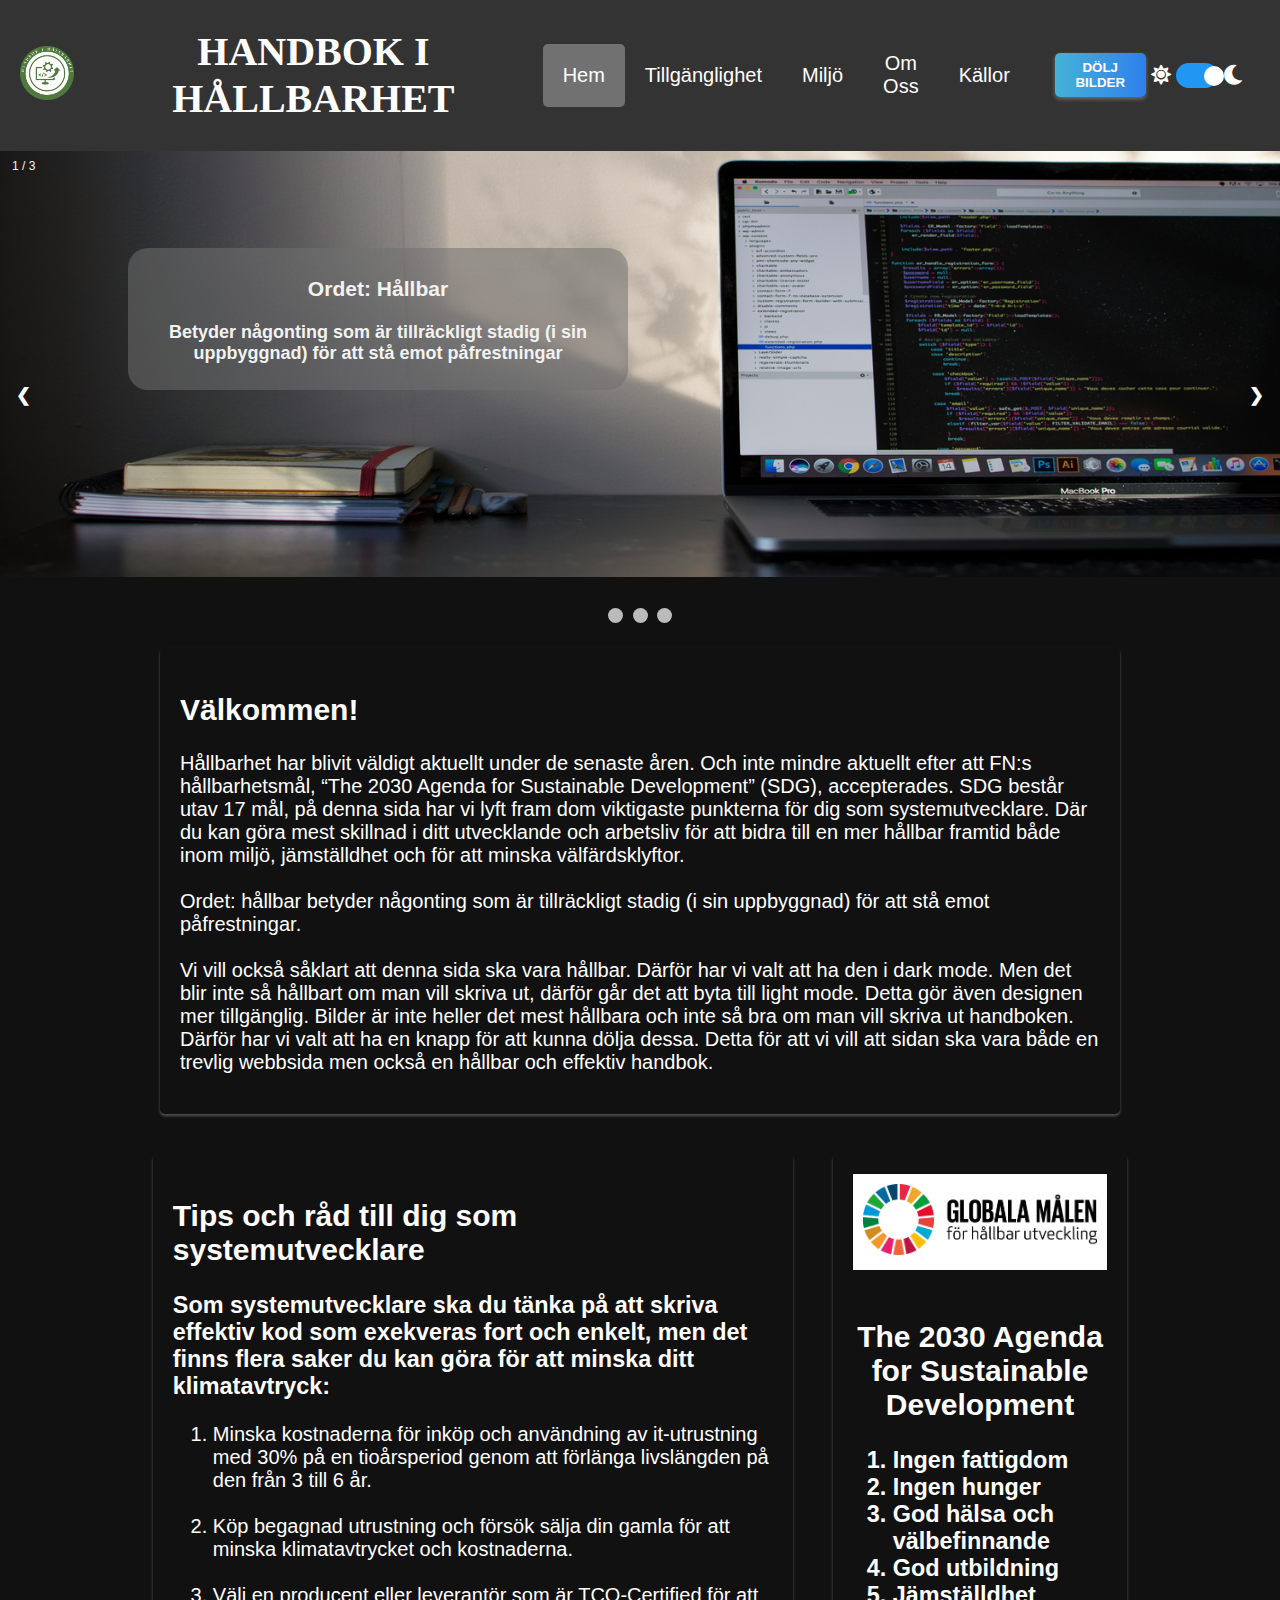
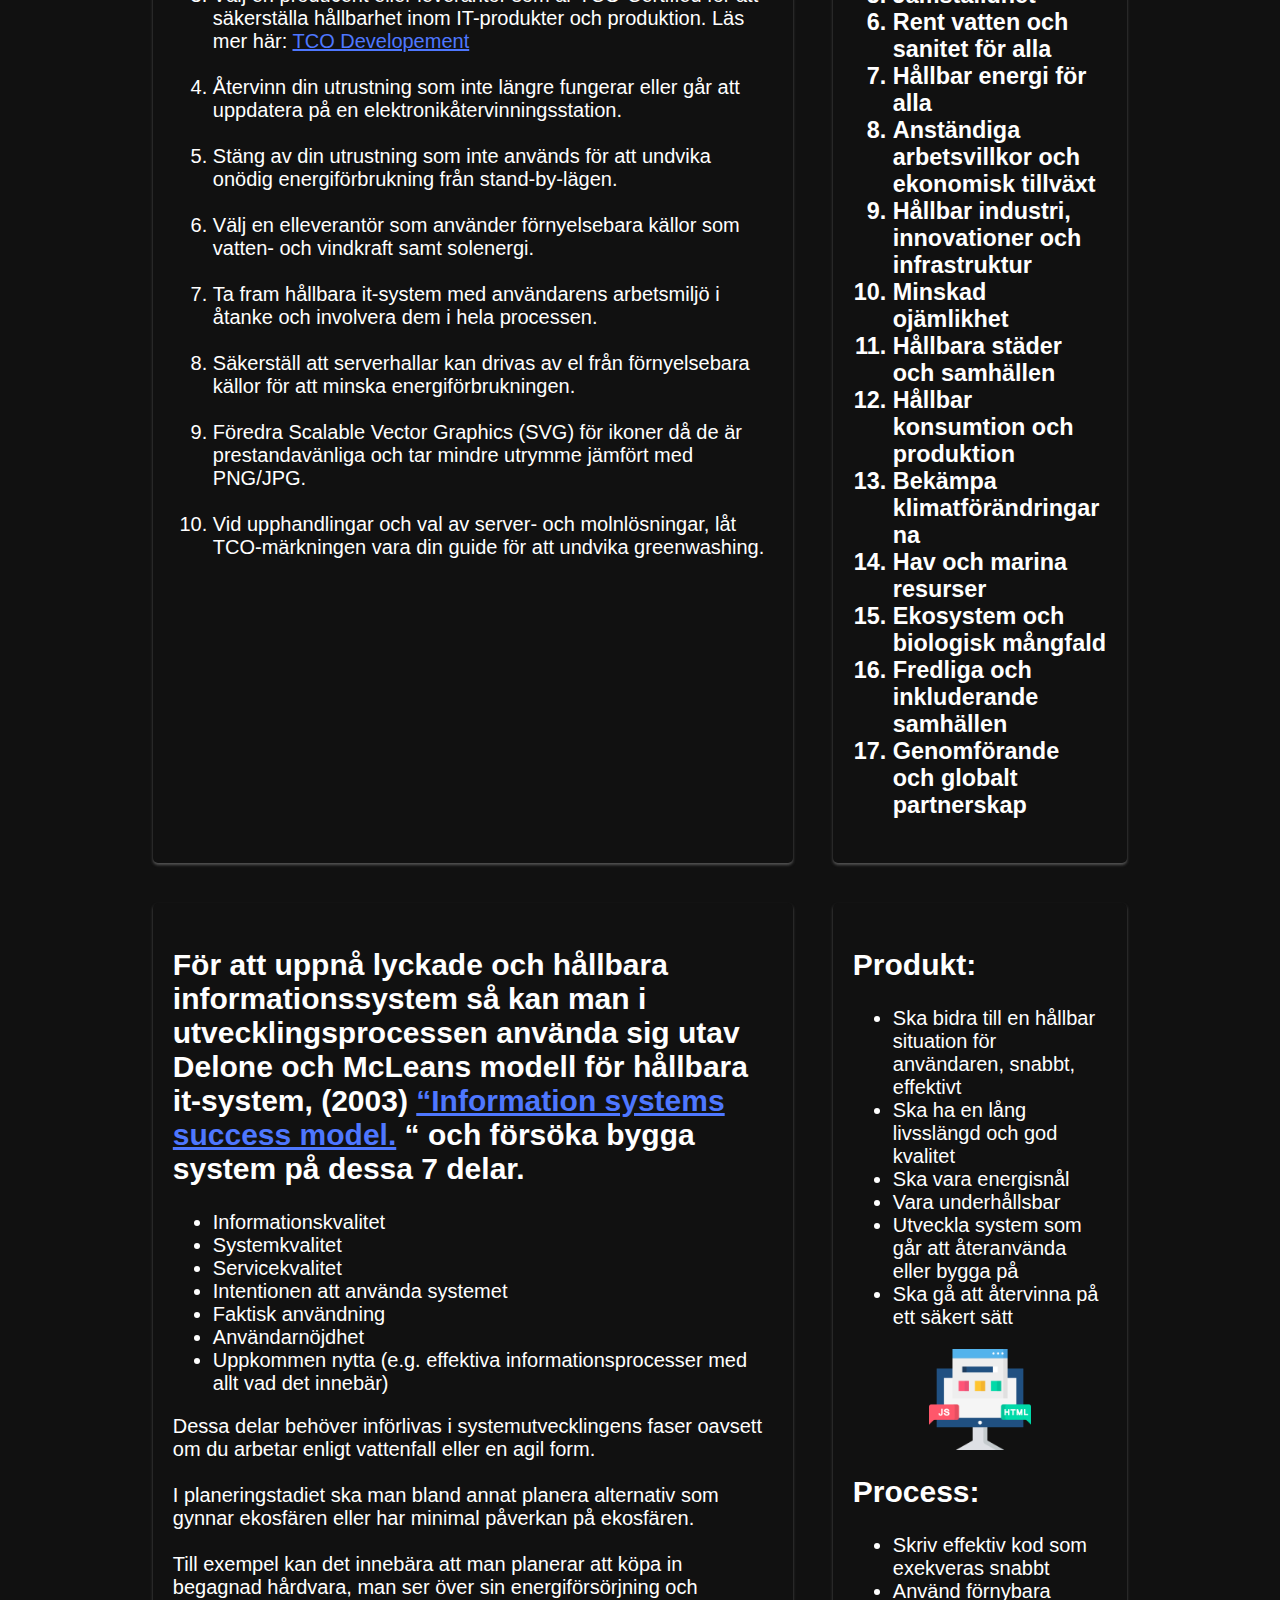
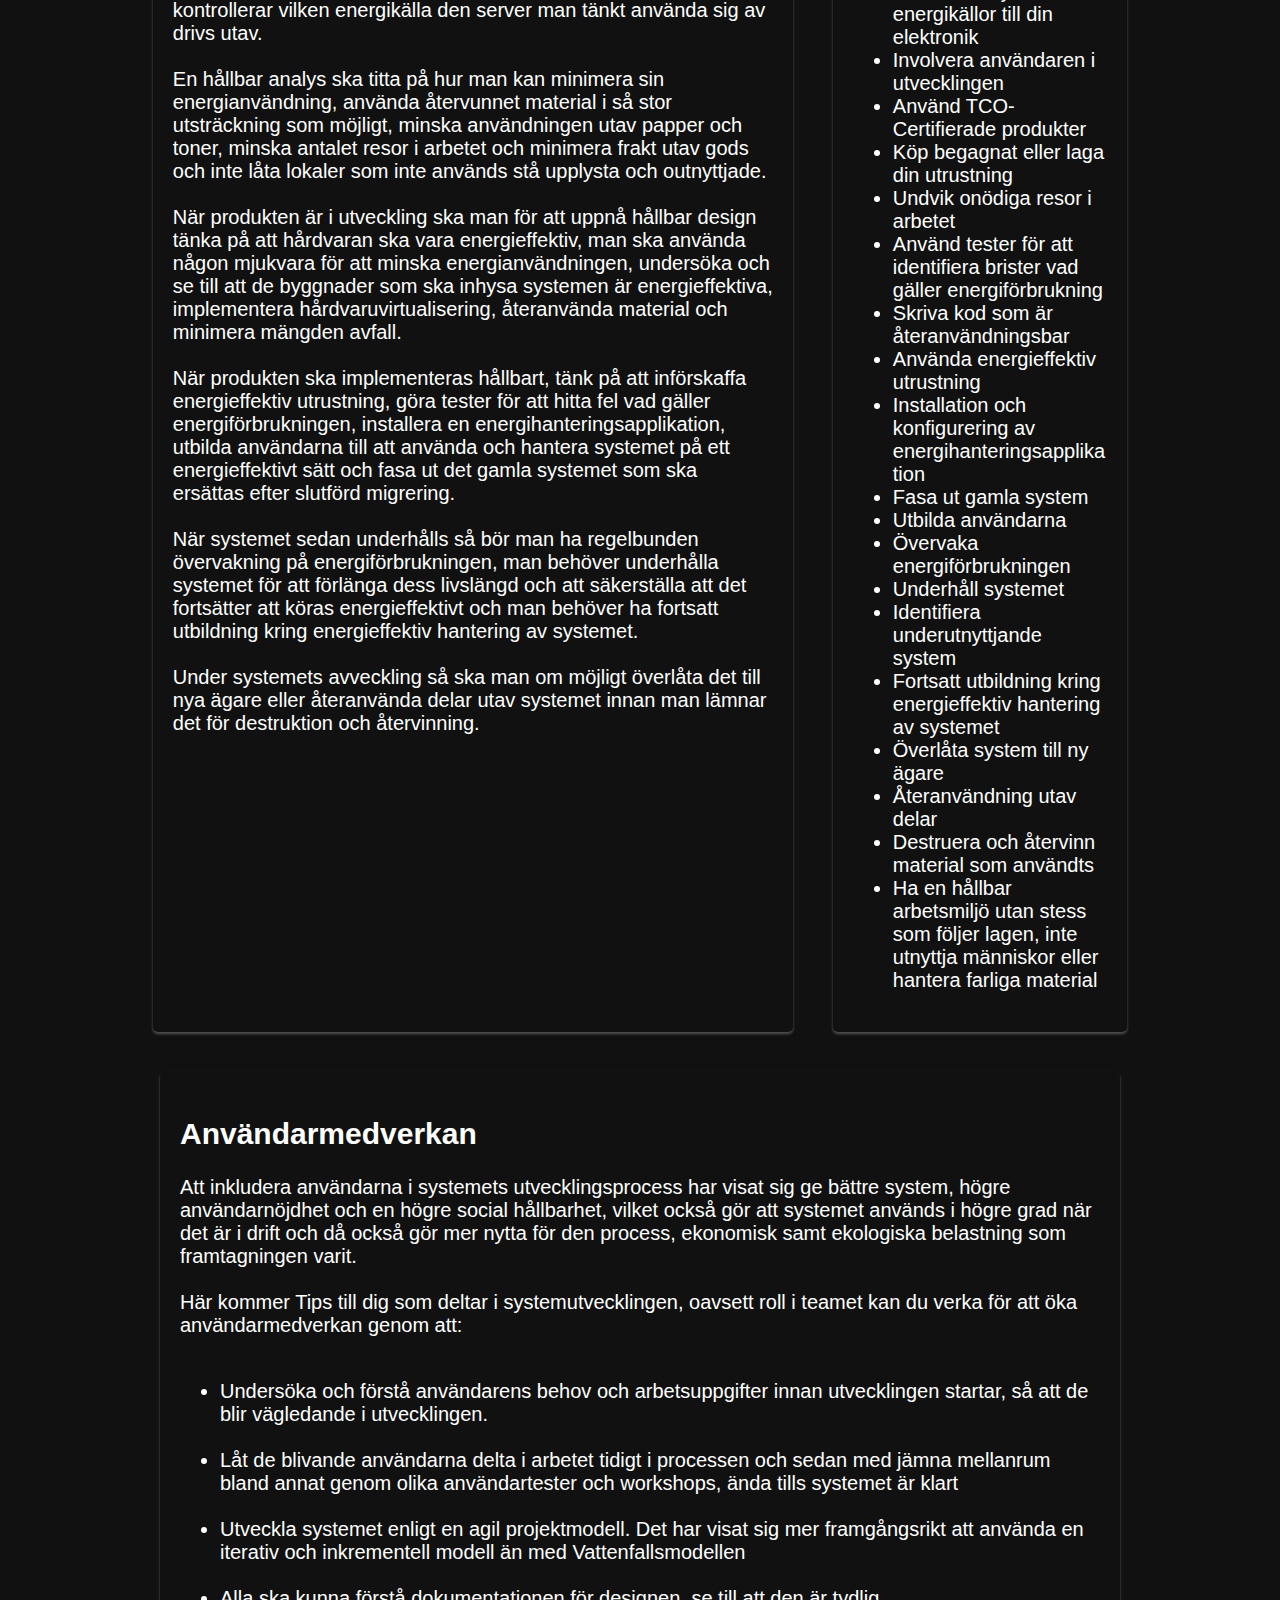
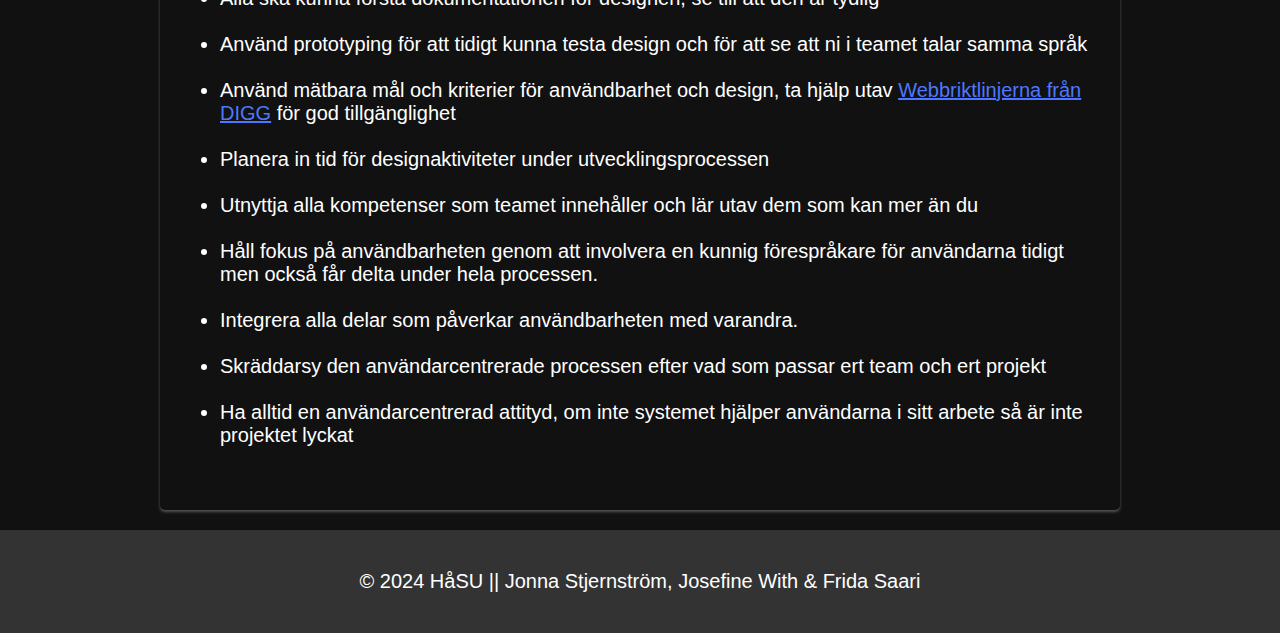
<file: index.html>
<!DOCTYPE html>
<html lang="sv">
<head>
    <meta charset="UTF-8">
    <meta name="viewport" content="width=device-width, initial-scale=1.0">
    <link type="text/css" rel="stylesheet" href="stylesheet.css">
    <link rel="stylesheet" href="https://cdnjs.cloudflare.com/ajax/libs/font-awesome/5.15.2/css/all.min.css" />
    <title>Document</title>
</head>
<body>
    <header>     
        <div class="flex-container-header">
            <div id="logo-style">
            <a href="index.html"><img src="Images/logo-handbook.png" alt="Logotyp för hemsidan" width="100%"></a>
            </div>
            <h1>HANDBOK I HÅLLBARHET</h1>
            <nav>
                <ul>
                    <li><a href="index.html" class="active">Hem</a></li>
                    <li><a href="pageTwo.html">Tillgänglighet</a></li>
                    <li><a href="pageThree.html">Miljö</a></li>
                    <li><a href="about.html">Om Oss</a></li>
                    <li><a href="sources.html">Källor</a></li>
                </ul>
            </nav>
            <div class="switch-container">
                <button id="toggle-content"></button>
                <i class="fas fa-sun"></i>
                    <label class="switch">
                        <input type="checkbox" id="mode-toggle">
                        <span class="slider round"></span>
                    </label>
                <i class="fas fa-moon"></i>
            </div>
        </div>
    </header>


    <div class="slideshow-container">

        <div class="mySlides fade">
          <div class="numbertext">1 / 3</div>
          <img class="hide-img" src="Images/did-you-know.png" alt="Skrivbord med en laptop och några böcker och pennor" style="width:100%">
          <div class="text text-slide-one">
            <h3>Ordet: Hållbar</h3>
            <p> 
                Betyder någonting som är tillräckligt stadig (i sin uppbyggnad) för att stå emot påfrestningar 
            </p>
          </div>
        </div>
        
        <div class="mySlides fade">
          <div class="numbertext">2 / 3</div>
          <img class="hide-img" src="Images/dark-mode-view.png" alt="En man som står vid sitt skrivbord, två skärmar med båda darkmode-vy" style="width:100%">
          <div class="text text-slide-two">
            <h3>Visste du att?</h3>
            <p>Använder du Darkmode via din mobil eller surfplatta minskar batteritiden med upp till 47%.</p>
          </div>
        </div>
        
        <div class="mySlides fade">
          <div class="numbertext">3 / 3</div>
          <img class="hide-img" src="Images/check-list.png" alt="Skrivbord med en dator och en checklista, text över bilden: hur hållbart utvecklar du?" style="width:100%">
        </div>
        
        <a class="prev" onclick="plusSlides(-1)">❮</a>
        <a class="next" onclick="plusSlides(1)">❯</a>
        <br>
        
        <div style="text-align:center">
          <span class="dot" onclick="currentSlide(1)"></span> 
          <span class="dot" onclick="currentSlide(2)"></span> 
          <span class="dot" onclick="currentSlide(3)"></span> 
        </div>
    </div>

<div class="flex-container">

    <div class="stretch-container">
        <h2>Välkommen!</h2>
        <p> Hållbarhet har blivit väldigt aktuellt under de senaste åren. Och inte mindre aktuellt efter att FN:s hållbarhetsmål, “The 2030 Agenda for Sustainable Development” (SDG), accepterades. SDG består utav 17 mål, på denna sida har vi lyft fram dom viktigaste punkterna för dig som systemutvecklare. Där du kan göra mest skillnad i ditt utvecklande och arbetsliv för att bidra till en mer hållbar framtid både inom miljö, jämställdhet och för att minska välfärdsklyftor. 
<br><br>
            Ordet: hållbar  
            betyder någonting som är tillräckligt stadig (i sin uppbyggnad) för att stå emot påfrestningar.  
            <br><br>
            Vi vill också såklart att denna sida ska vara hållbar. Därför har vi valt att ha den i dark mode. Men det blir inte så hållbart om man vill skriva ut, därför går det att byta till light mode. Detta gör även designen mer tillgänglig. Bilder är inte heller det mest hållbara och inte så bra om man vill skriva ut handboken. Därför har vi valt att ha en knapp för att kunna dölja dessa. Detta för att vi vill att sidan ska vara både en trevlig webbsida men också en hållbar och effektiv handbok.
        </p>
    </div>


    <section>
        <h2>Tips och råd till dig som systemutvecklare</h2>
        <h3>Som systemutvecklare ska du tänka på att skriva effektiv kod som exekveras fort och enkelt, men det finns flera saker du kan göra för att minska ditt klimatavtryck:</h3> 
        <p>
            <ol>
                <li>Minska kostnaderna för inköp och användning av it-utrustning med 30% på en tioårsperiod genom att förlänga livslängden på den från 3 till 6 år.</li>
                <br><li>Köp begagnad utrustning och försök sälja din gamla för att minska klimatavtrycket och kostnaderna.</li>
                <br><li>Välj en producent eller leverantör som är TCO-Certified för att säkerställa hållbarhet inom IT-produkter och produktion. Läs mer här: <a href="http://www.tcodevelopment.se/">TCO Developement</a></li>
                <br><li>Återvinn din utrustning som inte längre fungerar eller går att uppdatera på en elektronikåtervinningsstation.</li>
                <br><li>Stäng av din utrustning som inte används för att undvika onödig energiförbrukning från stand-by-lägen.</li>
                <br> <li>Välj en elleverantör som använder förnyelsebara källor som vatten- och vindkraft samt solenergi.</li>
                <br> <li>Ta fram hållbara it-system med användarens arbetsmiljö i åtanke och involvera dem i hela processen.</li>
                <br> <li>Säkerställ att serverhallar kan drivas av el från förnyelsebara källor för att minska energiförbrukningen.</li>
                <br> <li>Föredra Scalable Vector Graphics (SVG) för ikoner då de är prestandavänliga och tar mindre utrymme jämfört med PNG/JPG.</li>
                <br> <li>Vid upphandlingar och val av server- och molnlösningar, låt TCO-märkningen vara din guide för att undvika greenwashing.</li>              

            </ol>
        </p>   
    </section>

    <article>
        <div class="image-container-background-second">
            <img src="Images/logo_globala_malen_horizontell-1.png" alt="Globala målen logotyp" width="100%">
        </div>
        <h2 id="agenda-title">The 2030 Agenda for Sustainable Development</h2>
        <h3>  
            <ol>
                <li>Ingen fattigdom</li>
                <li>Ingen hunger</li>
                <li>God hälsa och välbefinnande </li>
                <li>God utbildning </li>
                <li>Jämställdhet </li>
                <li>Rent vatten och sanitet för alla </li>
                <li>Hållbar energi för alla </li>
                <li>Anständiga arbetsvillkor och ekonomisk tillväxt  </li>
                <li>Hållbar industri, innovationer och infrastruktur </li>
                <li>Minskad ojämlikhet </li>
                <li>Hållbara städer och samhällen </li>
                <li>Hållbar konsumtion och produktion </li>
                <li>Bekämpa klimatförändringarna </li>
                <li>Hav och marina resurser </li>
                <li>Ekosystem och biologisk mångfald </li>
                <li>Fredliga och inkluderande samhällen </li>
                <li>Genomförande och globalt partnerskap </li>
            </ol>
        </h3>
    </article>

    <section>
        <h2> För att uppnå lyckade och hållbara informationssystem så kan man i utvecklingsprocessen använda sig utav Delone och McLeans modell för hållbara it-system, (2003) <a href="https://www.sciencedirect.com/science/article/abs/pii/S0268401219316317"> “Information systems success model.</a> “ och försöka bygga system på dessa 7 delar. </h2>
            <ul>
                <li>Informationskvalitet </li>
                <li>Systemkvalitet </li>
                <li>Servicekvalitet </li>
                <li>Intentionen att använda systemet </li>
                <li>Faktisk användning  </li>
                <li>Användarnöjdhet </li>
                <li>Uppkommen nytta (e.g. effektiva informationsprocesser med allt vad det innebär) </li>
            </ul>
        <p>
            Dessa delar behöver införlivas i systemutvecklingens faser oavsett om du arbetar enligt vattenfall eller en agil form.  

            <br><br>I planeringstadiet ska man bland annat planera alternativ som gynnar ekosfären eller har minimal påverkan på ekosfären. 
            
            <br><br> Till exempel kan det innebära att man planerar att köpa in begagnad hårdvara, man ser över sin energiförsörjning och kontrollerar vilken energikälla den server man tänkt använda sig av drivs utav. 
            
           <br><br> En hållbar analys ska titta på hur man kan minimera sin energianvändning, använda återvunnet material i så stor utsträckning som möjligt, minska användningen utav papper och toner, minska antalet resor i arbetet och minimera frakt utav gods och inte låta lokaler som inte används stå upplysta och outnyttjade.  
            
          <br><br>  När produkten är i utveckling ska man för att uppnå hållbar design tänka på att hårdvaran ska vara energieffektiv, man ska använda någon mjukvara för att minska energianvändningen, undersöka och se till att de byggnader som ska inhysa systemen är energieffektiva, implementera hårdvaruvirtualisering, återanvända material och minimera mängden avfall.  
            
           <br><br> När produkten ska implementeras hållbart, tänk på att införskaffa energieffektiv utrustning, göra tester för att hitta fel vad gäller energiförbrukningen, installera en energihanteringsapplikation, utbilda användarna till att använda och hantera systemet på ett energieffektivt sätt och fasa ut det gamla systemet som ska ersättas efter slutförd migrering.  
            
           <br><br> När systemet sedan underhålls så bör man ha regelbunden övervakning på energiförbrukningen, man behöver underhålla systemet för att förlänga dess livslängd och att säkerställa att det fortsätter att köras energieffektivt och man behöver ha fortsatt utbildning kring energieffektiv hantering av systemet. 
            
          <br><br>  Under systemets avveckling så ska man om möjligt överlåta det till nya ägare eller återanvända delar utav systemet innan man lämnar det för destruktion och återvinning. 
          </p>
    </section>

    <article>
        <h2>Produkt:</h2>
        <ul>
            <li> Ska bidra till en hållbar situation för användaren, snabbt, effektivt  </li>
            <li>Ska ha en lång livsslängd och god kvalitet</li>
            <li>Ska vara energisnål </li>
            <li>Vara underhållsbar </li>  
            <li> Utveckla system som går att återanvända eller bygga på </li>
            <li>Ska gå att återvinna på ett säkert sätt</li>
        </ul>
        <div class="center-images">
            <img class="hide-img" src="Images/web-page.png" alt="Ikon med datorskärm med pratbubblor med JS och HTML" width="40%">
        </div>
        <h2>Process:</h2> 
        <ul>
            <li>   Skriv effektiv kod som exekveras snabbt </li>
            <li>   Använd förnybara energikällor till din elektronik </li> 
            <li>   Involvera användaren i utvecklingen </li>  
            <li>   Använd TCO-Certifierade produkter </li>
            <li>   Köp begagnat eller laga din utrustning</li>   
            <li>   Undvik onödiga resor i arbetet </li>
            <li>   Använd tester för att identifiera brister vad gäller energiförbrukning </li>
            <li>   Skriva kod som är återanvändningsbar </li>
            <li>   Använda energieffektiv utrustning </li>
            <li>   Installation och konfigurering av energihanteringsapplikation </li>
            <li>   Fasa ut gamla system </li>
            <li>   Utbilda användarna </li>
            <li>   Övervaka energiförbrukningen </li>
            <li>   Underhåll systemet </li>
            <li>   Identifiera underutnyttjande system </li>
            <li>   Fortsatt utbildning kring energieffektiv hantering av systemet </li>
            <li>   Överlåta system till ny ägare </li>
            <li>   Återanvändning utav delar </li>  
            <li>   Destruera och återvinn material som användts </li>
            <li>   Ha en hållbar arbetsmiljö utan stess som följer lagen, inte utnyttja människor eller hantera farliga material</li>
        </ul>
    </article>

    <div class="stretch-container">
            <h2>Användarmedverkan</h2>
            <p>
                Att inkludera användarna i systemets utvecklingsprocess har visat sig ge bättre system, högre användarnöjdhet och en högre social hållbarhet, vilket också gör att systemet används i högre grad när det är i drift och då också gör mer nytta för den process, ekonomisk samt ekologiska belastning som framtagningen varit.  <br><br>
                Här kommer Tips till dig som deltar i systemutvecklingen, oavsett roll i teamet kan du verka för att öka användarmedverkan genom att: <br><br>
            <ul>
                <li>Undersöka och förstå användarens behov och arbetsuppgifter innan utvecklingen startar, så att de blir vägledande i utvecklingen.  </li><br>
                <li> Låt de blivande användarna delta i arbetet tidigt i processen och sedan med jämna mellanrum bland annat genom olika användartester och workshops, ända tills systemet är klart </li><br>
                <li> Utveckla systemet enligt en agil projektmodell. Det har visat sig mer framgångsrikt att använda en iterativ och inkrementell modell än med Vattenfallsmodellen </li><br>      
                <li> Alla ska kunna förstå dokumentationen för designen, se till att den är tydlig </li><br>
                <li> Använd prototyping för att tidigt kunna testa design och för att se att ni i teamet talar samma språk </li><br>       
                <li>  Använd mätbara mål och kriterier för användbarhet och design, ta hjälp utav <a href="https://www.digg.se/webbriktlinjer/alla-webbriktlinjer" target="_blank">Webbriktlinjerna från DIGG</a> för god tillgänglighet </li><br>       
                <li>  Planera in tid för designaktiviteter under utvecklingsprocessen </li><br>     
                <li> Utnyttja alla kompetenser som teamet innehåller och lär utav dem som kan mer än du </li><br>     
                <li>Håll fokus på användbarheten genom att involvera en kunnig förespråkare för användarna tidigt men också får delta under hela processen. </li><br>     
                <li>Integrera alla delar som påverkar användbarheten med varandra. </li><br>       
                <li> Skräddarsy den användarcentrerade processen efter vad som passar ert team och ert projekt  </li><br>
                <li> Ha alltid en användarcentrerad attityd, om inte systemet hjälper användarna i sitt arbete så är inte projektet lyckat </li><br>
            </ul>
        </p>
    </div>

</div>

<footer>
        <p>&copy; 2024 HåSU || Jonna Stjernström, Josefine With & Frida Saari</p>
</footer>

    <script src="site.js"></script>
    <script src="aboutSite.js"></script>
    
</body>
</html>
</file>
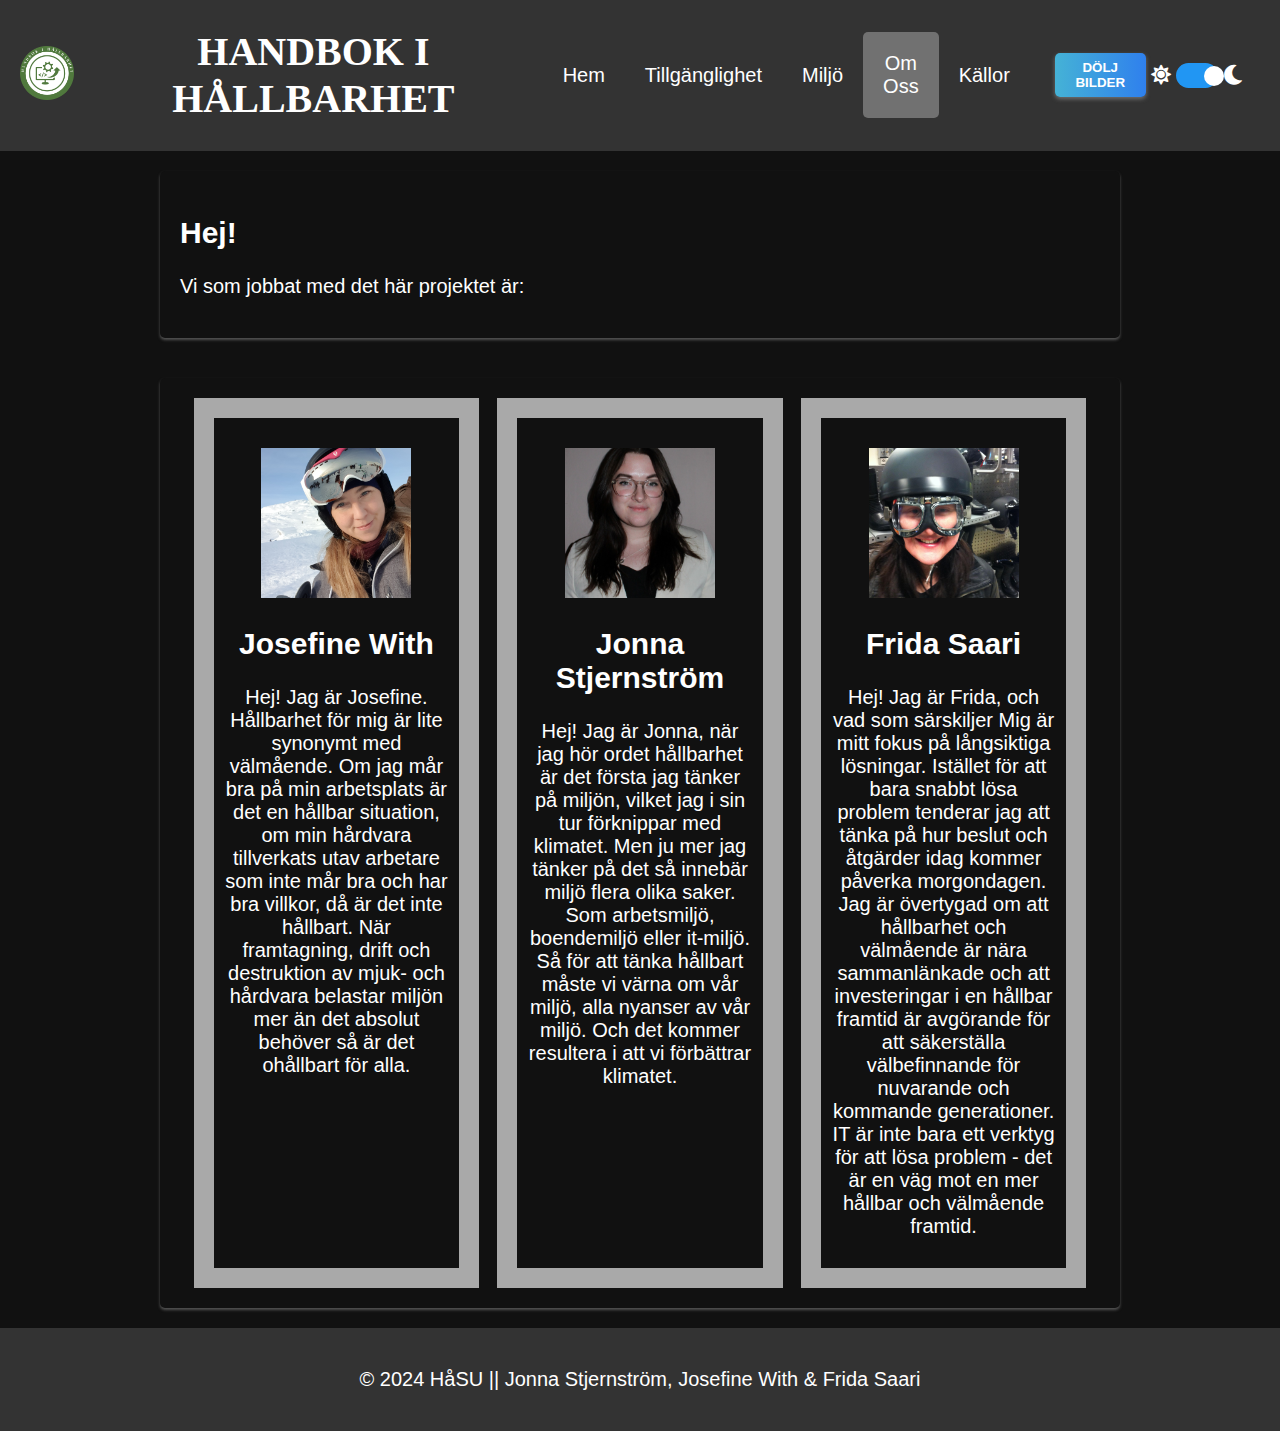
<file: about.html>
<!DOCTYPE html>
<html lang="sv">
<head>
    <meta charset="UTF-8">
    <meta name="viewport" content="width=device-width, initial-scale=1.0">
    <link type="text/css" rel="stylesheet" href="stylesheet.css">
    <link rel="stylesheet" href="https://cdnjs.cloudflare.com/ajax/libs/font-awesome/5.15.2/css/all.min.css" />
    <title>Document</title>
</head>
<body>
    <header>     
        <div class="flex-container-header">
            <div id="logo-style">
                <a href="index.html"><img src="Images/logo-handbook.png" alt="Logotyp för hemsidan" width="100%"></a>
                </div>
            <h1>HANDBOK I HÅLLBARHET</h1>
            <nav>
                <ul>
                    <li><a href="index.html">Hem</a></li>
                    <li><a href="pageTwo.html">Tillgänglighet</a></li>
                    <li><a href="pageThree.html">Miljö</a></li>
                    <li><a href="about.html" class="active">Om Oss</a></li>
                    <li><a href="sources.html">Källor</a></li>
                </ul>
            </nav>
            <div class="switch-container">
                <button id="toggle-content"></button>
                <i class="fas fa-sun"></i>
                    <label class="switch">
                        <input type="checkbox" id="mode-toggle">
                        <span class="slider round"></span>
                    </label>
                <i class="fas fa-moon"></i>
            </div>
        </div>
    </header>
<div class="flex-container">
    <div class="stretch-container">
        <h2>Hej!</h2>

        <p>Vi som jobbat med det här projektet är:</p>
    </div>
        <div class="stretch-container flex-container">
            <div class="team-member">
                <img class="hide-img" src="Images/person1.jpg" alt="Person 1">
                <h2>Josefine With</h2>
                <p>Hej! Jag är Josefine. Hållbarhet för mig är lite synonymt med välmående. Om jag mår bra på min arbetsplats är det en hållbar situation, om min hårdvara tillverkats utav arbetare som inte mår bra och har bra villkor, då är det inte hållbart. När framtagning, drift och destruktion av mjuk- och hårdvara belastar miljön mer än det absolut behöver så är det ohållbart för alla. </p>
            </div>
        
            <div class="team-member">
                <img class="hide-img" src="Images/person2.JPG" alt="Person 2">
                <h2>Jonna Stjernström</h2>
                <p>Hej! Jag är Jonna, när jag hör ordet hållbarhet är det första jag tänker på miljön, vilket jag i sin tur förknippar med klimatet. Men ju mer jag tänker på det så innebär miljö flera olika saker. Som arbetsmiljö, boendemiljö eller it-miljö. Så för att tänka hållbart måste vi värna om vår miljö, alla nyanser av vår miljö. Och det kommer resultera i att vi förbättrar klimatet.</p>
            </div>
        
            <div class="team-member">
                <img class="hide-img" src="Images/person3.jpg" alt="Person 3">
                <h2>Frida Saari</h2>
                <p>Hej! Jag är Frida, och vad som särskiljer Mig är mitt fokus på långsiktiga lösningar. Istället för att bara snabbt lösa problem tenderar jag att tänka på hur beslut och åtgärder idag kommer påverka morgondagen. 
                    Jag är övertygad om att hållbarhet och välmående är nära sammanlänkade och att investeringar i en hållbar framtid är avgörande för att säkerställa välbefinnande för nuvarande och kommande generationer.
                 IT är inte bara ett verktyg för att lösa problem - det är en väg mot en mer hållbar och välmående framtid.</p>
            </div>
    </div>
</div>

<footer>
        <p>&copy; 2024 HåSU || Jonna Stjernström, Josefine With & Frida Saari</p>
</footer>

<script src="aboutSite.js"></script>
    
</body>
</html>
</file>
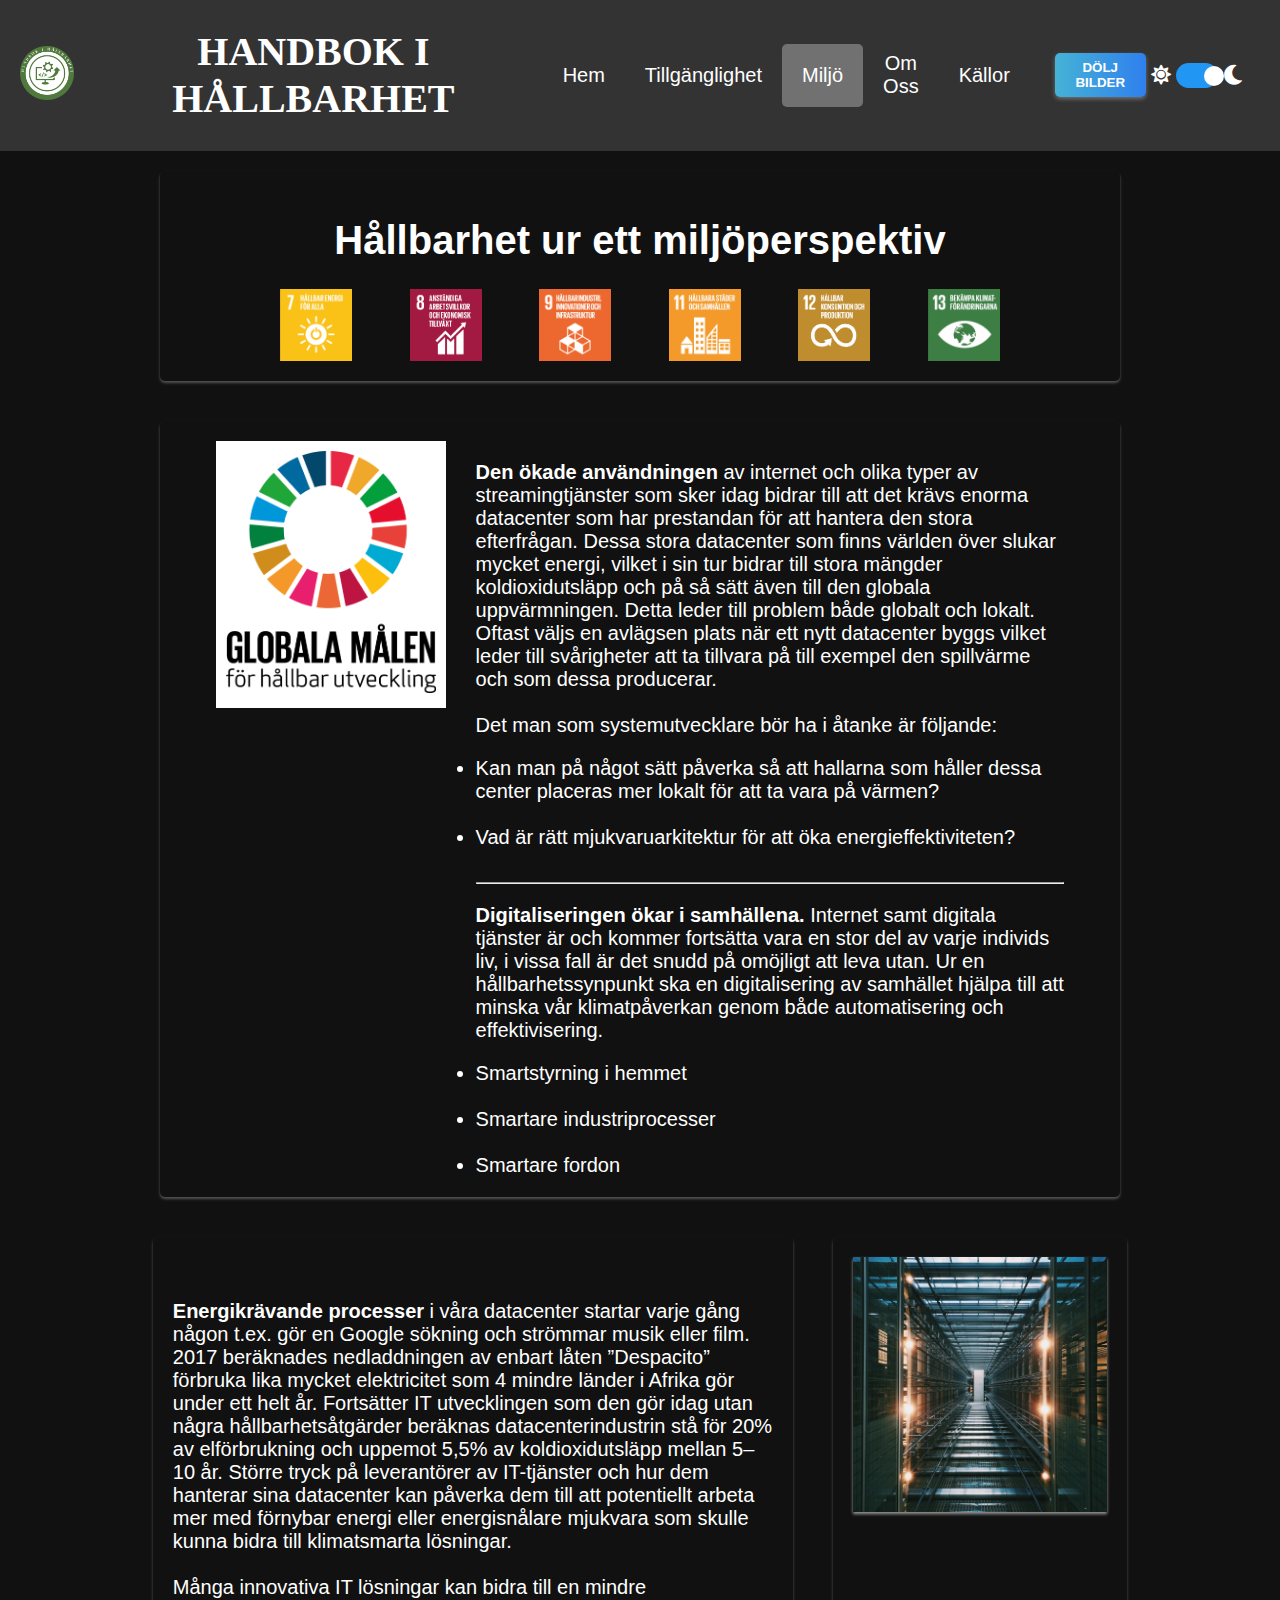
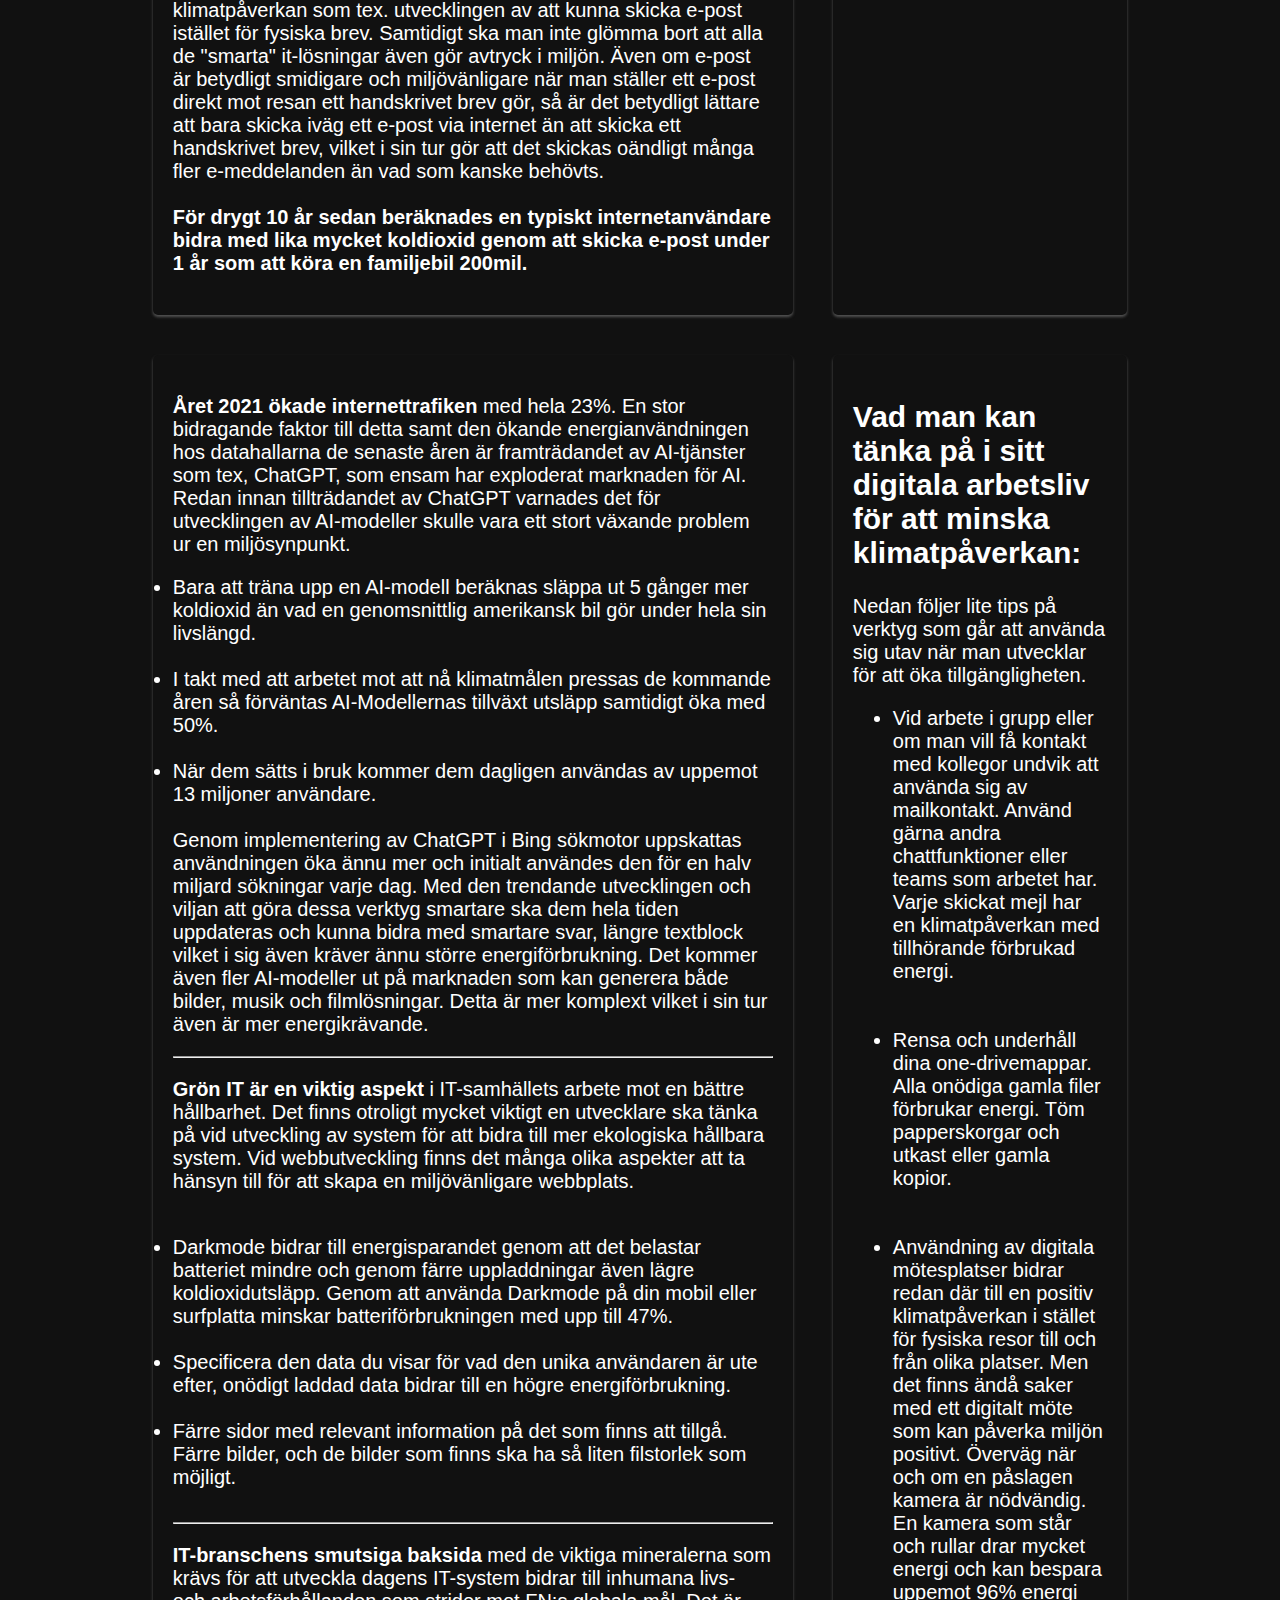
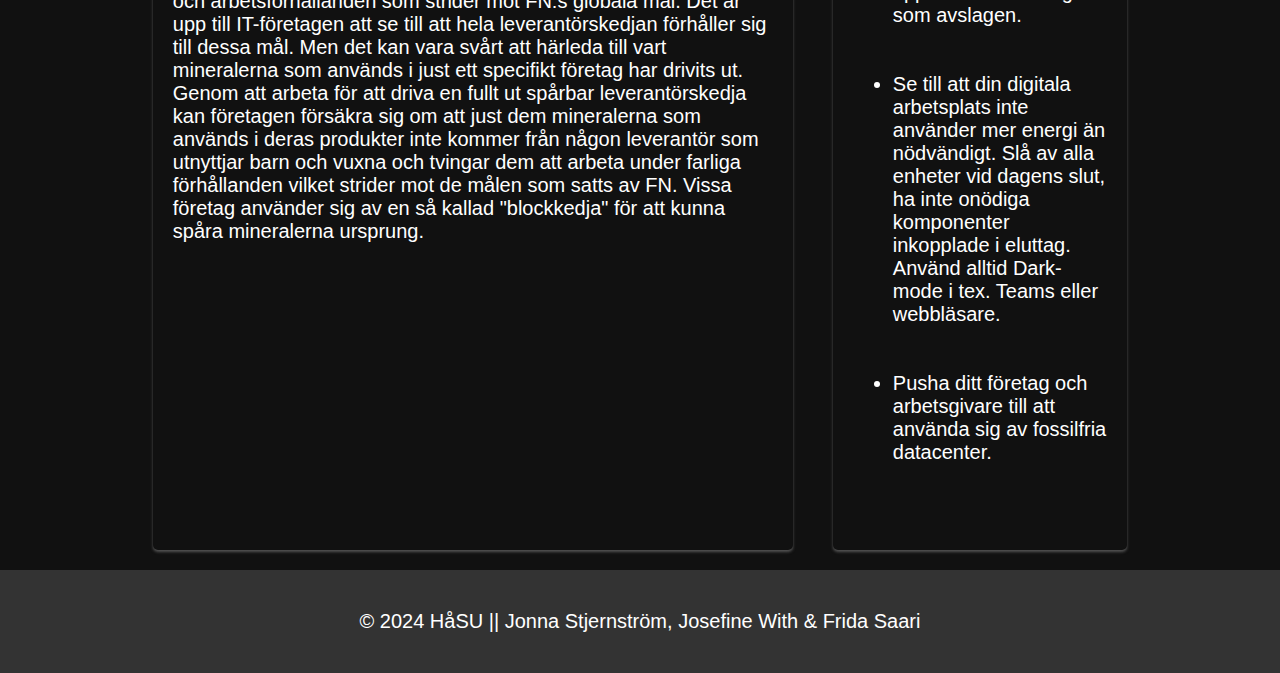
<file: pageThree.html>
<!DOCTYPE html>
<html lang="sv">
<head>
    <meta charset="UTF-8">
    <meta name="viewport" content="width=device-width, initial-scale=1.0">
    <link type="text/css" rel="stylesheet" href="stylesheet.css">
    <link rel="stylesheet" href="https://cdnjs.cloudflare.com/ajax/libs/font-awesome/5.15.2/css/all.min.css" />
    <title>Document</title>
</head>
<body>
    <header>     
        <div class="flex-container-header">
            <div id="logo-style">
                <a href="index.html"><img src="Images/logo-handbook.png" alt="Logotyp för hemsidan" width="100%"></a>
                </div>
            <h1>HANDBOK I HÅLLBARHET</h1>
            <nav>
                <ul>
                    <li><a href="index.html">Hem</a></li>
                    <li><a href="pageTwo.html">Tillgänglighet</a></li>
                    <li><a href="pageThree.html" class="active">Miljö</a></li>
                    <li><a href="about.html">Om Oss</a></li>
                    <li><a href="sources.html">Källor</a></li>
                </ul>
            </nav>
            <div class="switch-container">
                <button id="toggle-content"></button>
                <i class="fas fa-sun"></i>
                    <label class="switch">
                        <input type="checkbox" id="mode-toggle">
                        <span class="slider round"></span>
                    </label>
                <i class="fas fa-moon"></i>
            </div>
        </div>
    </header>

<div class="flex-container">
    <div class="stretch-container">
        <h1 class="sustainable-h1">Hållbarhet ur ett miljöperspektiv</h1>
        <div class="flex-sdg-container" id="img-goal">
            <img class="goal-img" src="Images/mål7.png" alt="sdg goal 7" width="10%" height="10%">
            <img class="goal-img" src="Images/mål8.png" alt="sdg goal 8" width="10%" height="10%">
            <img class="goal-img" src="Images/mål9.png" alt="sdg goal 9" width="10%" height="10%">
            <img class="goal-img" src="Images/mål11.png" alt="sdg goal 11" width="10%" height="10%">
            <img class="goal-img" src="Images/mål12.png" alt="sdg goal 12" width="10%" height="10%">
            <img class="goal-img" src="Images/mål13.png" alt="sdg goal 12" width="10%" height="10%">
        </div>
    </div>

        <div class="stretch-container">
            <div class="flex-container-inside">
            <div class="image-container-background">
                <img src="Images/logo_globala_malen-1.png" alt="globala målen logotyp med text: Globala målen för hållbar utveckling" width="100%">
            </div>
                <div class="text-next-to-images">
                    <p> <strong>Den ökade användningen</strong> av internet och olika typer av streamingtjänster som sker idag bidrar till att det krävs enorma datacenter som har prestandan för att hantera den stora efterfrågan. 
                        Dessa stora datacenter som finns världen över slukar mycket energi, vilket i sin tur bidrar till stora mängder koldioxidutsläpp och på så sätt även till den globala uppvärmningen. 
                        Detta leder till problem både globalt och lokalt. Oftast väljs en avlägsen plats när ett nytt datacenter byggs vilket leder till svårigheter att ta tillvara på till exempel den spillvärme och som dessa producerar. <br><br>Det man som systemutvecklare bör ha i åtanke är följande:
                    </p>
                
                    <li>Kan man på något sätt påverka så att hallarna som håller dessa center placeras mer lokalt för att ta vara på värmen? </li>
                    <br> <li>Vad är rätt mjukvaruarkitektur för att öka energieffektiviteten?</li>
                    <br><hr width="100%">
                    <p><strong>Digitaliseringen ökar i samhällena.</strong>  Internet samt digitala tjänster är och kommer fortsätta vara en stor del av varje individs liv, i vissa fall är det snudd på omöjligt att leva utan. 
                    Ur en hållbarhetssynpunkt ska en digitalisering av samhället hjälpa till att minska vår klimatpåverkan genom både automatisering och effektivisering. 
                    </p>
                    <li>Smartstyrning i hemmet</li>
                    <br><li>Smartare industriprocesser</li>
                    <br><li>Smartare fordon</li>
            </div>
        </div>
    </div>
</div>
<div class="flex-container">
    <section class="changeable-section">
        <p>
        <br><strong>Energikrävande processer</strong> i våra datacenter startar varje gång någon t.ex. gör en Google sökning och strömmar musik eller film. 2017 beräknades nedladdningen av enbart låten ”Despacito” förbruka lika mycket elektricitet som 4 mindre länder i Afrika gör under ett helt år. 
        Fortsätter IT utvecklingen som den gör idag utan några hållbarhetsåtgärder beräknas datacenterindustrin stå för 20% av elförbrukning och uppemot 5,5% av koldioxidutsläpp mellan 5–10 år. 
        Större tryck på leverantörer av IT-tjänster och hur dem hanterar sina datacenter kan påverka dem till att potentiellt arbeta mer med förnybar energi eller energisnålare mjukvara som skulle kunna bidra till klimatsmarta lösningar. 
        <br><br>Många innovativa IT lösningar kan bidra till en mindre klimatpåverkan som tex. utvecklingen av att kunna skicka e-post istället för fysiska brev. 
        Samtidigt ska man inte glömma bort att alla de "smarta" it-lösningar även gör avtryck i miljön. Även om e-post är betydligt smidigare och miljövänligare när man ställer ett e-post direkt
        mot resan ett handskrivet brev gör, så är det betydligt lättare att bara skicka iväg ett e-post via internet än att skicka ett handskrivet brev,
         vilket i sin tur gör att det skickas oändligt många fler e-meddelanden än vad som kanske behövts.
         <br><br><strong>För drygt 10 år sedan beräknades en typiskt internetanvändare bidra med lika mycket koldioxid genom att skicka e-post under 1 år som att köra
         en familjebil 200mil. </strong>
    </p>
    </section>
    <article class="changeable-article">
        <img class="image-container hide-img" src="Images/serverhall.avif" alt="servercenter" width="100%">
    </article>
</div>
<div class="flex-container">
    <section>
        <p>
            <strong>Året 2021 ökade internettrafiken</strong> med hela 23%. En stor bidragande faktor till detta samt den ökande energianvändningen hos datahallarna de senaste åren
            är framträdandet av AI-tjänster som tex, ChatGPT, som ensam har exploderat marknaden för AI. Redan innan tillträdandet av ChatGPT varnades det för 
            utvecklingen av AI-modeller skulle vara ett stort växande problem ur en miljösynpunkt. 
            <li>Bara att träna upp en AI-modell beräknas släppa ut 5 gånger mer koldioxid
             än vad en genomsnittlig amerikansk bil gör under hela sin livslängd.</li> 
            <br><li> I takt med att arbetet mot att nå klimatmålen pressas de kommande åren så förväntas AI-Modellernas tillväxt utsläpp samtidigt öka med 50%.</li>
            <br><li> När dem sätts i bruk kommer dem dagligen användas av uppemot 13
            miljoner användare.</li>
            <br>Genom implementering av ChatGPT i Bing sökmotor uppskattas användningen öka ännu mer och initialt användes den för en halv
            miljard sökningar varje dag. Med den trendande utvecklingen och viljan att göra dessa verktyg smartare ska dem hela tiden uppdateras och kunna
            bidra med smartare svar, längre textblock vilket i sig även kräver ännu större energiförbrukning. Det kommer även fler AI-modeller ut 
            på marknaden som kan generera både bilder, musik och filmlösningar. Detta är mer komplext vilket i sin tur även är mer energikrävande.
        </p>
        <hr width="100%">
       <p> <strong>Grön IT är en viktig aspekt</strong> i IT-samhällets arbete mot en bättre hållbarhet. 
        Det finns otroligt mycket viktigt en utvecklare ska tänka på vid utveckling av system för att bidra till mer ekologiska hållbara system. 
        Vid webbutveckling finns det många olika aspekter att ta hänsyn till för att skapa en miljövänligare webbplats.</li> 
     </p>
        <br><li>Darkmode bidrar till energisparandet genom att det belastar batteriet mindre och genom färre uppladdningar även lägre koldioxidutsläpp. Genom att använda Darkmode på din mobil eller surfplatta minskar batteriförbrukningen med upp till 47%. </li>
        <br><li>Specificera den data du visar för vad den unika användaren är ute efter, onödigt laddad data bidrar till en högre energiförbrukning.</li>
        <br><li>Färre sidor med relevant information på det som finns att tillgå. Färre bilder, och de bilder som finns ska ha så liten filstorlek som möjligt.</li>
   
        <br><hr width="100%">
        <p><strong>IT-branschens smutsiga baksida</strong> med de viktiga mineralerna som krävs för att utveckla dagens IT-system bidrar till inhumana livs- och arbetsförhållanden som strider mot FN:s globala mål. 
            Det är upp till IT-företagen att se till att hela leverantörskedjan förhåller sig till dessa mål. 
            Men det kan vara svårt att härleda till vart mineralerna som används i just ett specifikt företag har drivits ut. 
            Genom att arbeta för att driva en fullt ut spårbar leverantörskedja kan företagen försäkra sig om att just dem mineralerna som används i deras produkter inte kommer från någon leverantör som utnyttjar barn och vuxna och tvingar dem att arbeta under farliga förhållanden vilket strider mot de målen som satts av FN. 
            Vissa företag använder sig av en så kallad "blockkedja" för att kunna spåra mineralerna ursprung. 
        </p>
    </section>
    <article>
        <h2>Vad man kan tänka på i sitt digitala arbetsliv för att minska klimatpåverkan: </h2>
        <p>
        Nedan följer lite tips på verktyg som går att använda sig utav när man utvecklar för att öka tillgängligheten. 

        <ul>
            <li>Vid arbete i grupp eller om man vill få kontakt med kollegor undvik att använda sig av mailkontakt. 
                Använd gärna andra chattfunktioner eller teams som arbetet har. 
                Varje skickat mejl har en klimatpåverkan med tillhörande förbrukad energi. </li><br><br>
            <li>Rensa och underhåll dina one-drivemappar. Alla onödiga gamla filer förbrukar energi. 
                Töm papperskorgar och utkast eller gamla kopior. </li><br><br>
            <li>Användning av digitala mötesplatser bidrar redan där till en positiv klimatpåverkan i stället för fysiska resor till och från olika platser. 
                Men det finns ändå saker med ett digitalt möte som kan påverka miljön positivt. Överväg när och om en påslagen kamera är nödvändig. 
                En kamera som står och rullar drar mycket energi och kan bespara uppemot 96% energi som avslagen. </li><br><br>
            <li>Se till att din digitala arbetsplats inte använder mer energi än nödvändigt. 
                Slå av alla enheter vid dagens slut, ha inte onödiga komponenter inkopplade i eluttag.  
                Använd alltid Dark-mode i tex. Teams eller webbläsare. </li><br><br>
                <li>Pusha ditt företag och arbetsgivare till att använda sig av fossilfria datacenter.</li><br><br>
        </ul>
        </p>
    </article>
</div>
<footer>
    <p>&copy; 2024 HåSU || Jonna Stjernström, Josefine With & Frida Saari</p>
</footer>
    <script src="aboutSite.js"></script>
</body>
</html>
</file>
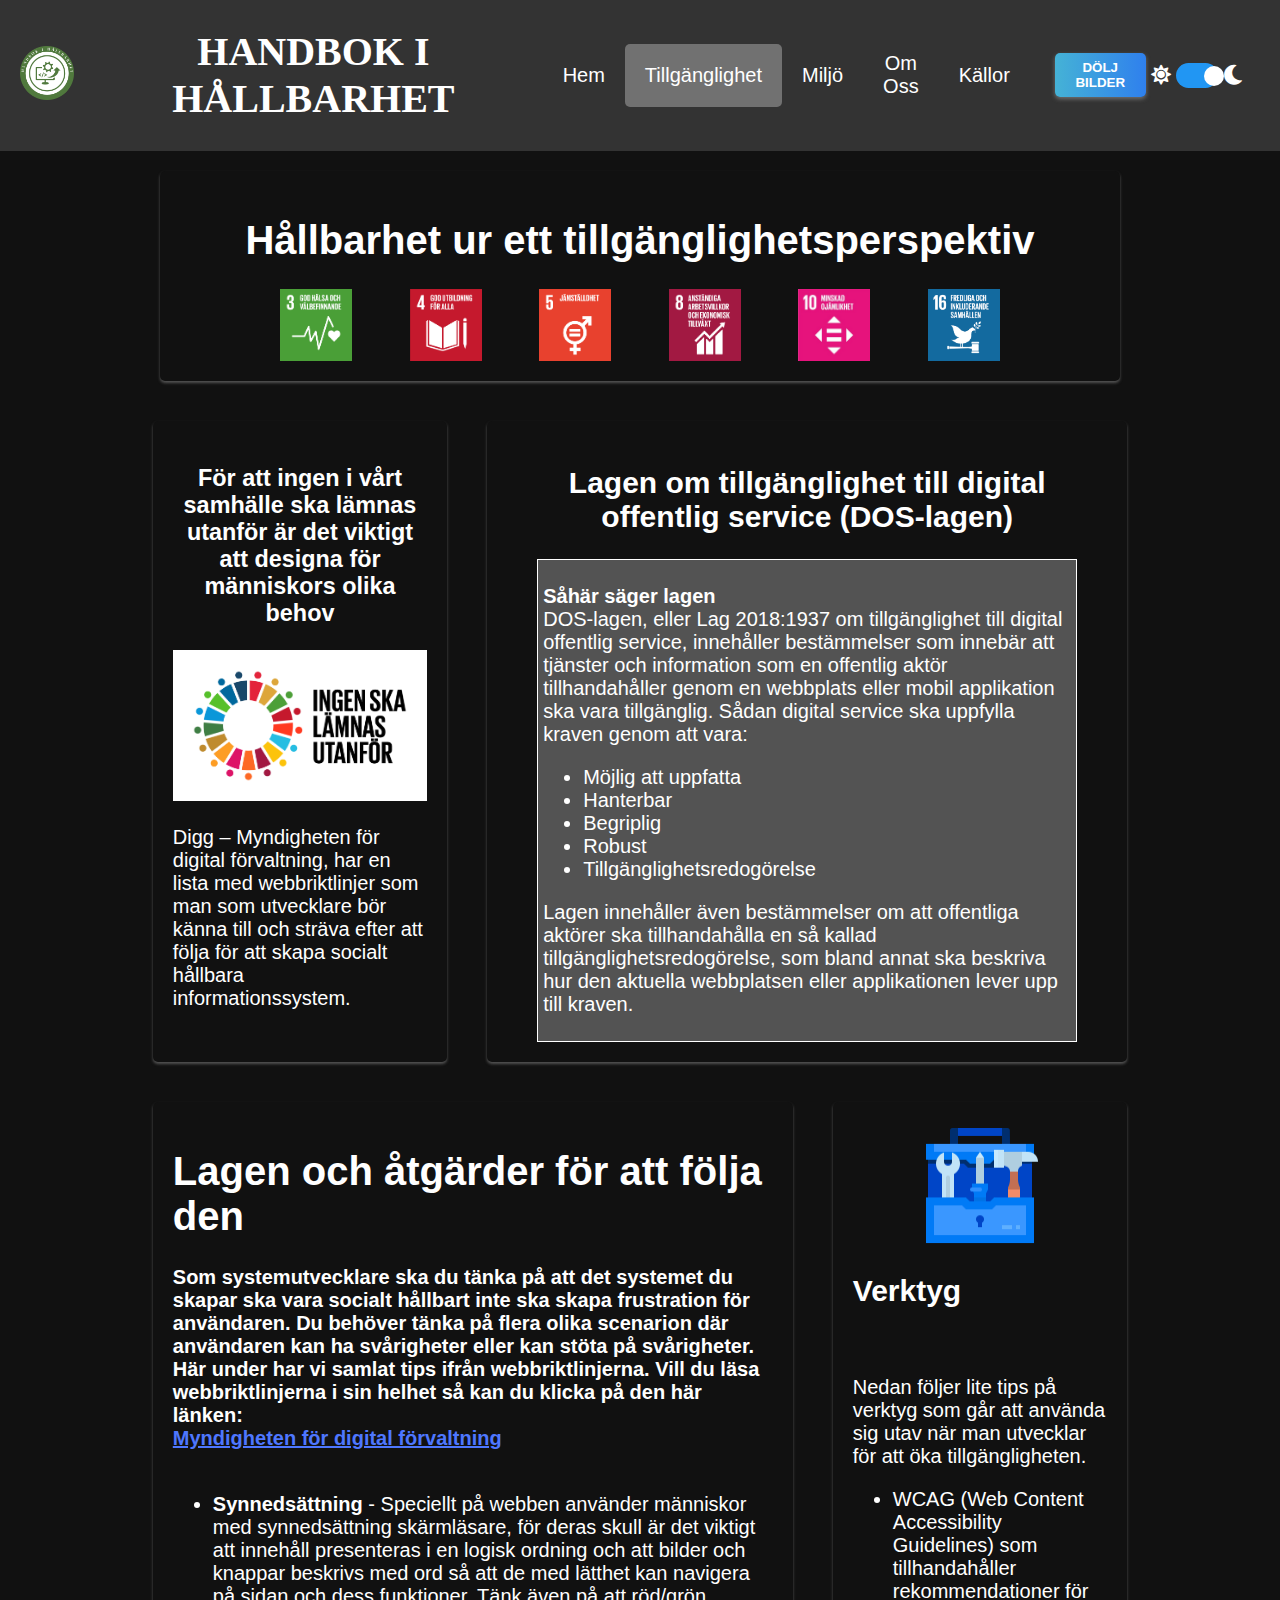
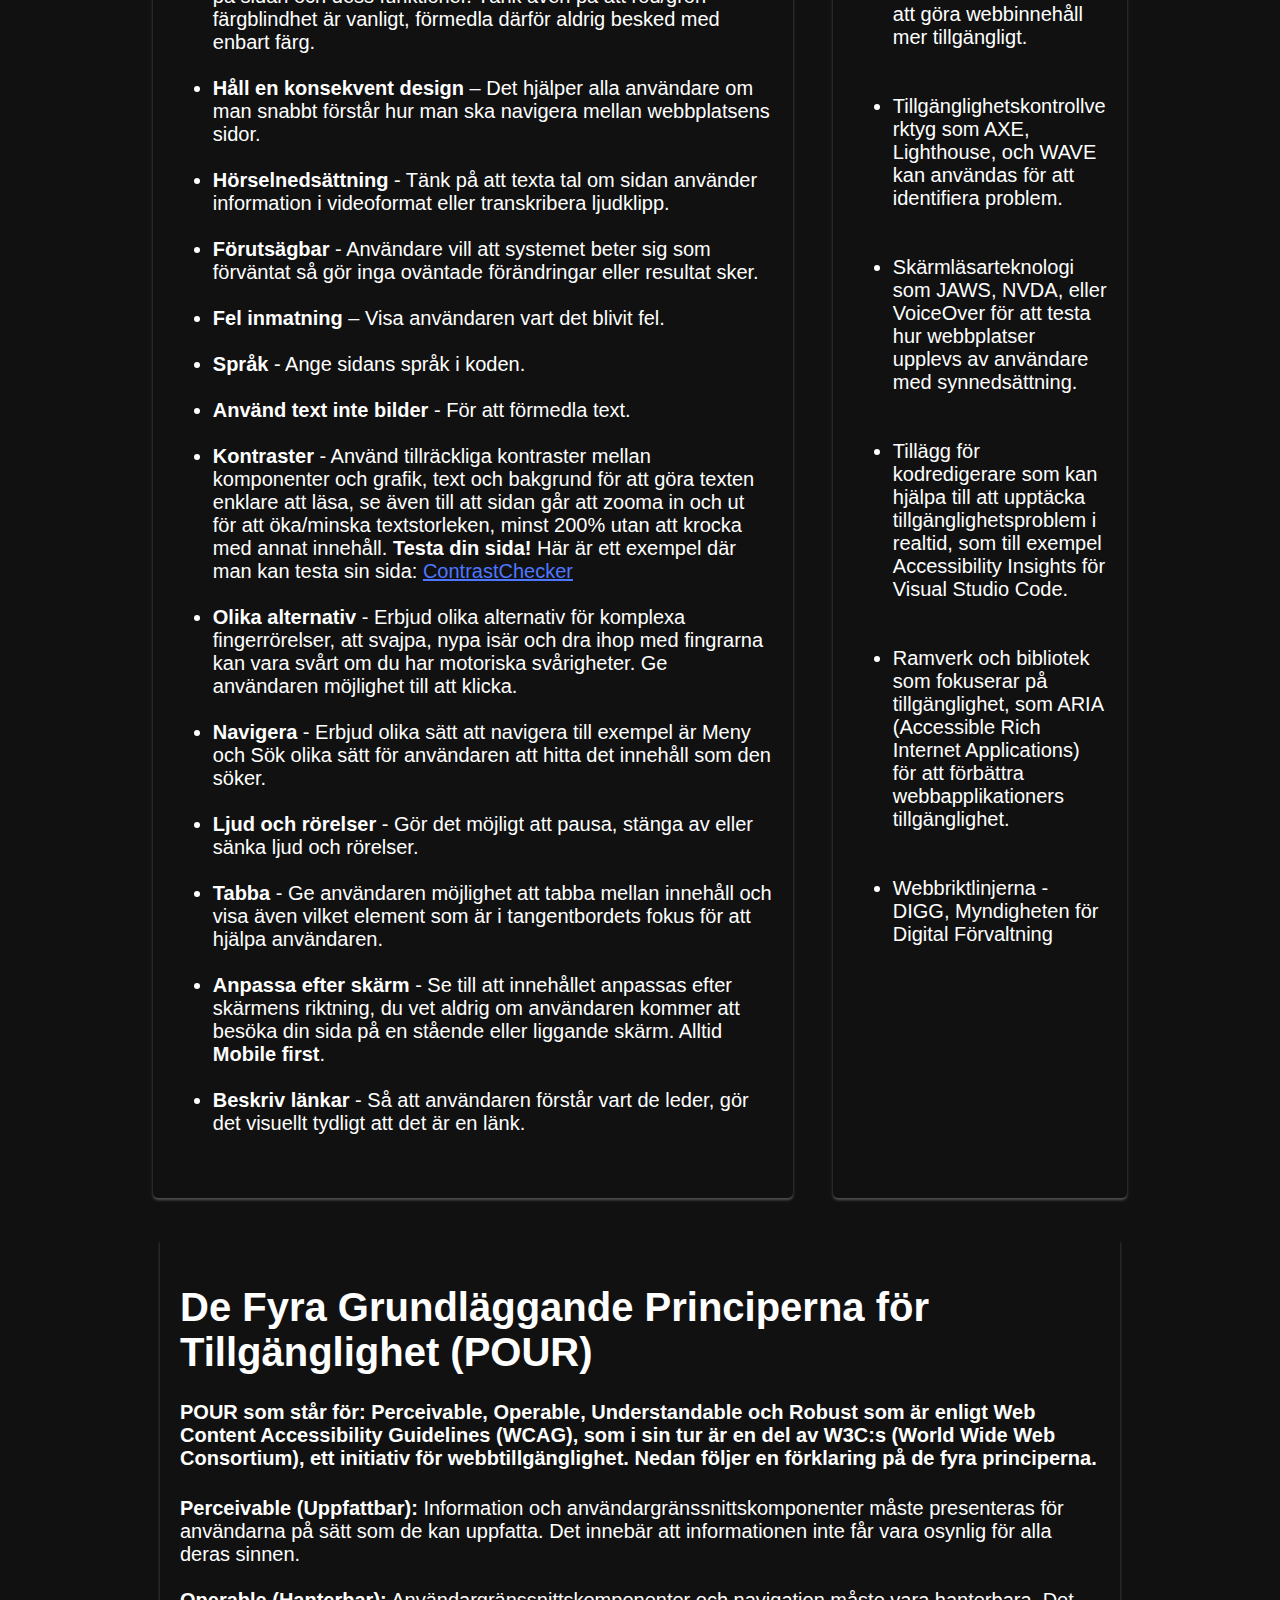
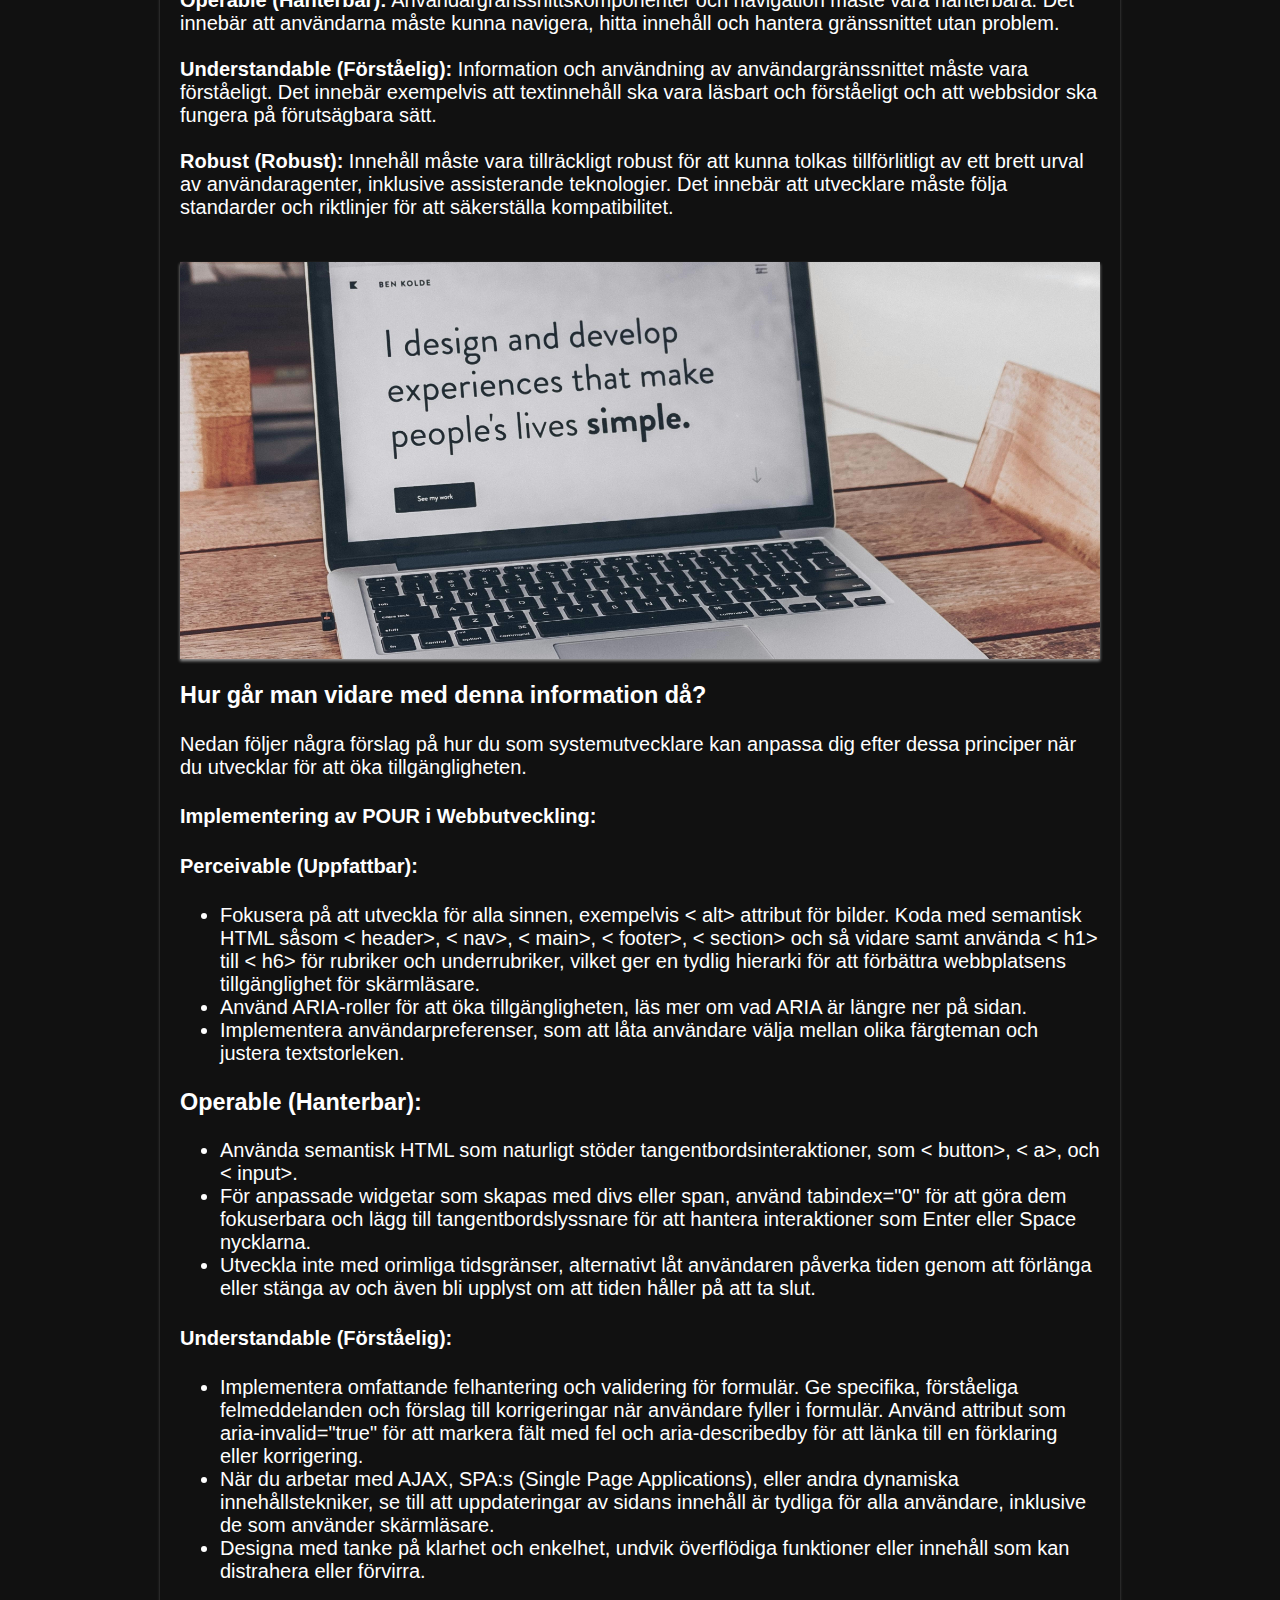
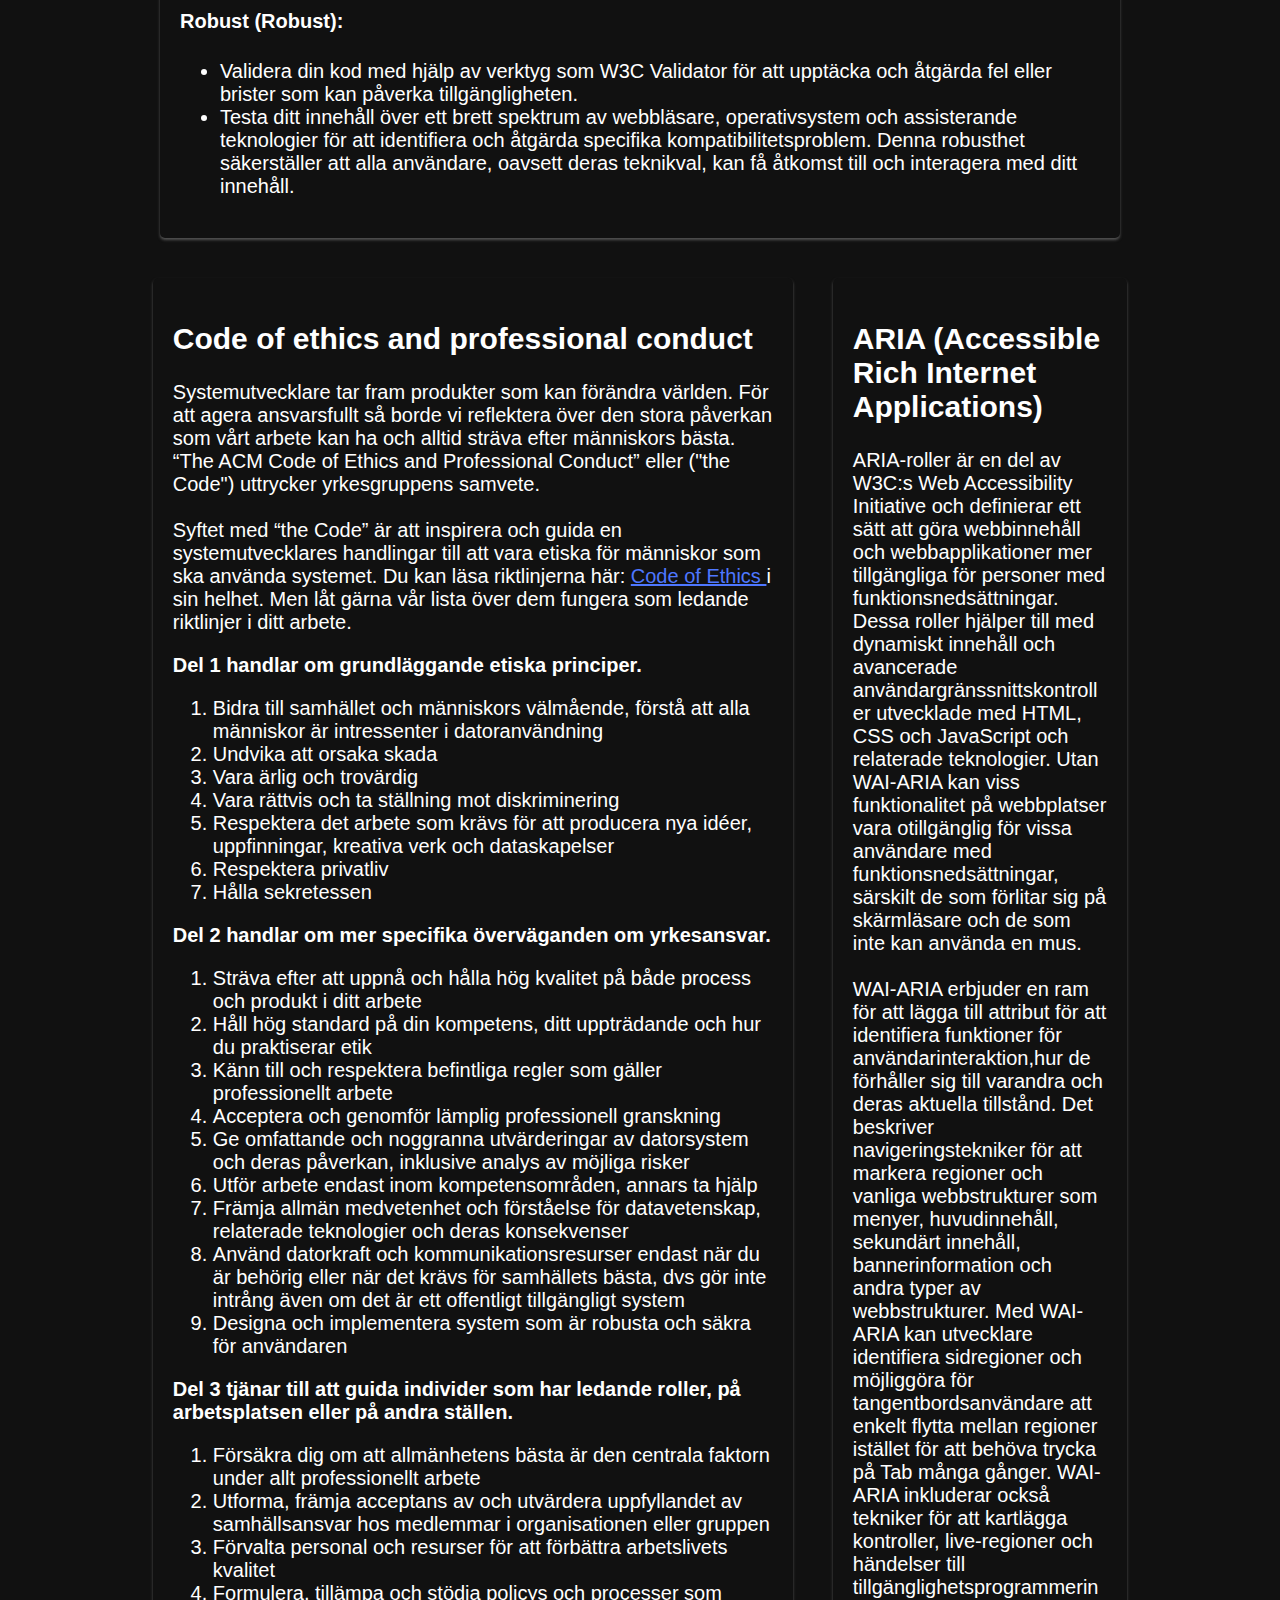
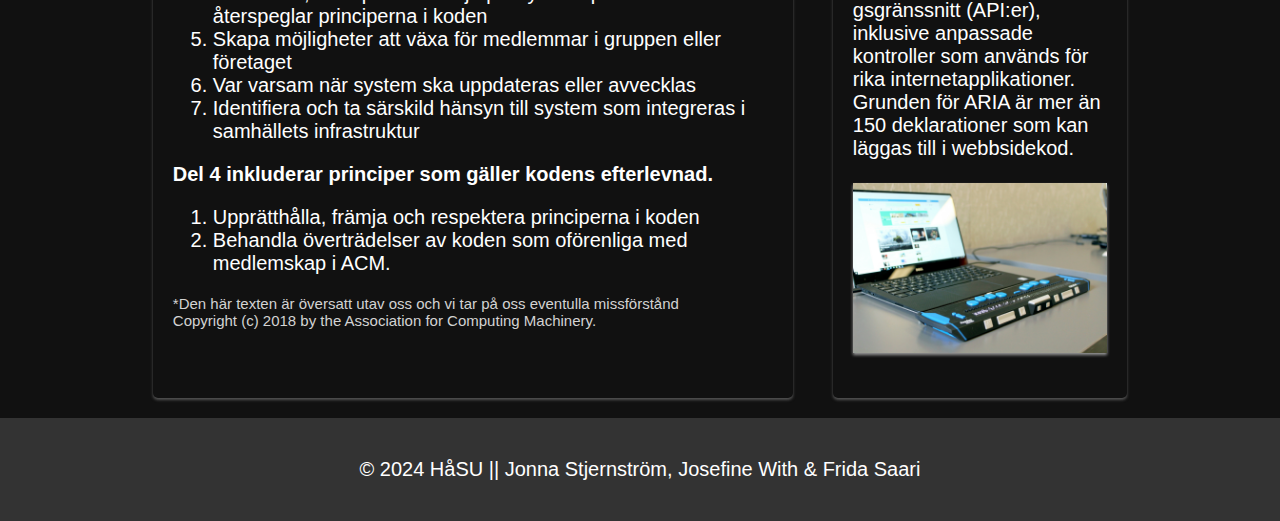
<file: pageTwo.html>
<!DOCTYPE html>
<html lang="sv">
<head>
    <meta charset="UTF-8">
    <meta name="viewport" content="width=device-width, initial-scale=1.0">
    <link type="text/css" rel="stylesheet" href="stylesheet.css">
    <link rel="stylesheet" href="https://cdnjs.cloudflare.com/ajax/libs/font-awesome/5.15.2/css/all.min.css" />
    <title>Document</title>
</head>
<body>
    <header>     
        <div class="flex-container-header">
            <div id="logo-style">
                <a href="index.html"><img src="Images/logo-handbook.png" alt="Logotyp för hemsidan" width="100%"></a>
                </div>
            <h1>HANDBOK I HÅLLBARHET</h1>
            <nav>
                <ul>
                    <li><a href="index.html">Hem</a></li>
                    <li><a href="pageTwo.html" class="active">Tillgänglighet</a></li>
                    <li><a href="pageThree.html">Miljö</a></li>
                    <li><a href="about.html">Om Oss</a></li>
                    <li><a href="sources.html">Källor</a></li>
                </ul>
            </nav>
            <div class="switch-container">
                <button id="toggle-content"></button>
                <i class="fas fa-sun"></i>
                    <label class="switch">
                        <input type="checkbox" id="mode-toggle">
                        <span class="slider round"></span>
                    </label>
                <i class="fas fa-moon"></i>
            </div>
        </div>
    </header>

<div class="flex-container">
    <div class="stretch-container">
        <h1 class="sustainable-h1">Hållbarhet ur ett tillgänglighetsperspektiv</h1>
        <div class="flex-sdg-container" id="img-goal">
            <img class="goal-img" src="Images/mål3.png" alt="sdg goal 3" width="10%" height="10%">
            <img class="goal-img" src="Images/mål4.png" alt="sdg goal 4" width="10%" height="10%">
            <img class="goal-img" src="Images/mål5.png" alt="sdg goal 5" width="10%" height="10%">
            <img class="goal-img" src="Images/mål8.png" alt="sdg goal 8" width="10%" height="10%">
            <img class="goal-img" src="Images/mål10.jpg" alt="sdg goal 10" width="10%" height="10%">
            <img class="goal-img" src="Images/mål16.png" alt="sdg goal 16" width="10%" height="10%">
        </div>
    </div>

        <article>
            <h3 class="left-behind">För att ingen i vårt samhälle ska lämnas utanför är det viktigt att designa för människors olika behov</h3>
            <img class="leftbehind-img" src="Images/noonebehind.png" alt="sustainable goals- picture with text: leave no one behind" width="100%">
            <p>Digg – Myndigheten för digital förvaltning, har en lista med webbriktlinjer som man som utvecklare
                bör känna till och sträva efter att följa för att skapa socialt hållbara informationssystem.
        </article>
        <section>
                <h2 class="law-title">Lagen om tillgänglighet till digital offentlig service (DOS-lagen)</h2>
                <div id="law-div">
                    <p>
                        <strong>Såhär säger lagen</strong><br>
                        DOS-lagen, eller Lag 2018:1937 om tillgänglighet till digital offentlig service,
                        innehåller bestämmelser som innebär att tjänster och information som en offentlig aktör
                        tillhandahåller genom en webbplats eller mobil applikation ska vara tillgänglig.
                        Sådan digital service ska uppfylla kraven genom att vara:
                        <ul>
                        <li>Möjlig att uppfatta</li>
                        <li>Hanterbar</li>
                        <li>Begriplig</li>
                        <li>Robust</li>
                        <li>Tillgänglighetsredogörelse <br></li>
                        </ul>
                        Lagen innehåller även bestämmelser om att offentliga aktörer ska tillhandahålla en så kallad tillgänglighetsredogörelse, som bland annat ska beskriva hur den aktuella webbplatsen eller applikationen lever upp till kraven. 
                    </p>
                </div>
        </section>
 
    <section>
        <h1>Lagen och åtgärder för att följa den</h1>
        <strong>Som systemutvecklare ska du tänka på att det systemet du skapar ska vara socialt hållbart inte ska skapa frustration för användaren. 
            Du behöver tänka på flera olika scenarion där användaren kan ha svårigheter eller kan stöta på svårigheter.
             Här under har vi samlat tips ifrån webbriktlinjerna. Vill du läsa webbriktlinjerna i sin helhet så kan du klicka på den här länken: <br>
             <a href="https://www.digg.se/webbriktlinjer/alla-webbriktlinjer">Myndigheten för digital förvaltning</a> </strong><br>
        <ul><br>
             <li><strong>Synnedsättning</strong> - Speciellt på webben använder människor med synnedsättning skärmläsare, för deras skull är det viktigt att innehåll presenteras i en logisk ordning och att bilder och knappar beskrivs med ord så att de med lätthet kan navigera på sidan och dess funktioner. Tänk även på att röd/grön färgblindhet är vanligt, förmedla därför aldrig besked med enbart färg. </li><br>
    
            <li><strong>Håll en konsekvent design</strong> – Det hjälper alla användare om man snabbt förstår hur man ska navigera mellan webbplatsens sidor. </li><br>
    
            <li><strong>Hörselnedsättning</strong> - Tänk på att texta tal om sidan använder information i videoformat eller transkribera ljudklipp.  </li><br>
    
            <li><strong>Förutsägbar</strong> - Användare vill att systemet beter sig som förväntat så gör inga oväntade förändringar eller resultat sker.</li><br>
    
            <li><strong>Fel inmatning</strong> – Visa användaren vart det blivit fel. </li><br>
    
            <li><strong>Språk</strong> - Ange sidans språk i koden.</li><br>
    
            <li><strong>Använd text inte bilder</strong> - För att förmedla text. </li><br>
    
            <li><strong>Kontraster</strong> - Använd tillräckliga kontraster mellan komponenter och grafik, text och bakgrund för att göra texten enklare att läsa, se även till att sidan går att zooma in och ut för att öka/minska textstorleken, minst 200% utan att krocka med annat innehåll. <strong>Testa din sida!</strong> Här är ett exempel där man kan testa sin sida: <a href="https://contrastchecker.com/">ContrastChecker</a></li><br>
    
            <li><strong>Olika alternativ</strong> - Erbjud olika alternativ för komplexa fingerrörelser, att svajpa, nypa isär och dra ihop med fingrarna kan vara svårt om du har motoriska svårigheter. Ge användaren möjlighet till att klicka. </li><br>
    
            <li><strong>Navigera</strong> - Erbjud olika sätt att navigera till exempel är Meny och Sök olika sätt för användaren att hitta det innehåll som den söker. </li><br>
    
            <li><strong>Ljud och rörelser</strong> - Gör det möjligt att pausa, stänga av eller sänka ljud och rörelser. </li><br>
    
            <li><strong>Tabba</strong> - Ge användaren möjlighet att tabba mellan innehåll och visa även vilket element som är i tangentbordets fokus för att hjälpa användaren. </li><br>
    
            <li><strong>Anpassa efter skärm</strong> - Se till att innehållet anpassas efter skärmens riktning, du vet aldrig om användaren kommer att besöka din sida på en stående eller liggande skärm. Alltid <strong>Mobile first</strong>. </li><br>
    
            <li><strong>Beskriv länkar</strong> - Så att användaren förstår vart de leder, gör det visuellt tydligt att det är en länk. </li><br>
        </ul>
        </section>
        <article>
            <div class="center-images">
            <img class="hide-img" src="Images/tool-box.png" alt="Toolbox with tools" width="50%">
        </div>
            <h2>Verktyg</h2>
                <br>
            <p>Nedan följer lite tips på verktyg som går att använda sig utav när man utvecklar för att öka tillgängligheten. 
                <ul>
                    <li>WCAG (Web Content Accessibility Guidelines) som tillhandahåller rekommendationer för att göra webbinnehåll mer tillgängligt.</li><br><br>
                    <li>Tillgänglighetskontrollverktyg som AXE, Lighthouse, och WAVE kan användas för att identifiera problem.</li><br><br>
                    <li>Skärmläsarteknologi som JAWS, NVDA, eller VoiceOver för att testa hur webbplatser upplevs av användare med synnedsättning.</li><br><br>
                    <li>Tillägg för kodredigerare som kan hjälpa till att upptäcka tillgänglighetsproblem i realtid, som till exempel Accessibility Insights för Visual Studio Code.</li><br><br>
                    <li>Ramverk och bibliotek som fokuserar på tillgänglighet, som ARIA (Accessible Rich Internet Applications) för att förbättra webbapplikationers tillgänglighet.</li><br><br>
                    <li>Webbriktlinjerna - DIGG, Myndigheten för Digital Förvaltning</li><br><br>
                </ul>
            </p>

        </article>

        <div class="stretch-container">
            <h1> De Fyra Grundläggande Principerna för Tillgänglighet (POUR) </h1>
            <h4> POUR som står för: Perceivable, Operable, Understandable och Robust som är enligt Web Content Accessibility Guidelines (WCAG), som i sin tur är en del av W3C:s (World Wide Web Consortium), ett initiativ för webbtillgänglighet. Nedan följer en förklaring på de fyra principerna. </h4>
             <p><strong>Perceivable (Uppfattbar):</strong> Information och användargränssnittskomponenter måste presenteras för användarna på sätt som de kan uppfatta. Det innebär att informationen inte får vara osynlig för alla deras sinnen. 
             <br><br>
             <strong>Operable (Hanterbar):</strong> Användargränssnittskomponenter och navigation måste vara hanterbara. Det innebär att användarna måste kunna navigera, hitta innehåll och hantera gränssnittet utan problem. 
             <br><br>
             <strong>Understandable (Förståelig):</strong> Information och användning av användargränssnittet måste vara förståeligt. Det innebär exempelvis att textinnehåll ska vara läsbart och förståeligt och att webbsidor ska fungera på förutsägbara sätt. 
             <br><br>
             <strong>Robust (Robust):</strong> Innehåll måste vara tillräckligt robust för att kunna tolkas tillförlitligt av ett brett urval av användaragenter, inklusive assisterande teknologier. Det innebär att utvecklare måste följa standarder och riktlinjer för att säkerställa kompatibilitet. 
             
            <br><br>
            <div class="center-images">
             <img class="image-container hide-img" src="Images/simple-life-screen.jpg" alt="Laptop med text: I design and develop experiences that make people's lives simple" height="400px">
            </div>
             <h3>Hur går man vidare med denna information då? </h3>
             Nedan följer några förslag på hur du som systemutvecklare kan anpassa dig efter dessa principer när du utvecklar för att öka tillgängligheten. 
             <br>
             <h4>Implementering av POUR i Webbutveckling:</h4>
             <h4>Perceivable (Uppfattbar):</h4> 
             <ul>
                <li>Fokusera på att utveckla för alla sinnen, exempelvis < alt> attribut för bilder. Koda med semantisk HTML såsom < header>, < nav>, < main>, < footer>, < section> och så vidare samt använda < h1> till < h6> för rubriker och underrubriker, vilket ger en tydlig hierarki för att förbättra webbplatsens tillgänglighet för skärmläsare.</li>
                <li>Använd ARIA-roller för att öka tillgängligheten, läs mer om vad ARIA är längre ner på sidan.</li>
                <li>Implementera användarpreferenser, som att låta användare välja mellan olika färgteman och justera textstorleken.</li>
            </ul>
             <h3>Operable (Hanterbar):</h3>
             <ul>
                <li>Använda semantisk HTML som naturligt stöder tangentbordsinteraktioner, som < button>, < a>, och < input>.</li>
                <li>För anpassade widgetar som skapas med divs eller span, använd tabindex="0" för att göra dem fokuserbara och lägg till tangentbordslyssnare för att hantera interaktioner som Enter eller Space nycklarna. </li>
                <li>Utveckla inte med orimliga tidsgränser, alternativt låt användaren påverka tiden genom att förlänga eller stänga av och även bli upplyst om att tiden håller på att ta slut.</li>
            </ul>
             <h4>Understandable (Förståelig):</h4>
             <ul>
                <li> Implementera omfattande felhantering och validering för formulär. Ge specifika, förståeliga felmeddelanden och förslag till korrigeringar när användare fyller i formulär. Använd attribut som aria-invalid="true" för att markera fält med fel och aria-describedby för att länka till en förklaring eller korrigering.</li>
                <li>När du arbetar med AJAX, SPA:s (Single Page Applications), eller andra dynamiska innehållstekniker, se till att uppdateringar av sidans innehåll är tydliga för alla användare, inklusive de som använder skärmläsare.</li>
                <li>Designa med tanke på klarhet och enkelhet, undvik överflödiga funktioner eller innehåll som kan distrahera eller förvirra. </li>
            </ul>
             <h4>Robust (Robust):</h4> 
             <ul>
                <li>Validera din kod med hjälp av verktyg som W3C Validator för att upptäcka och åtgärda fel eller brister som kan påverka tillgängligheten.</li>
                <li>Testa ditt innehåll över ett brett spektrum av webbläsare, operativsystem och assisterande teknologier för att identifiera och åtgärda specifika kompatibilitetsproblem. Denna robusthet säkerställer att alla användare, oavsett deras teknikval, kan få åtkomst till och interagera med ditt innehåll.</li>
            </ul>
        </p>
        </div>
        
   

    <section>
        <h2>Code of ethics and professional conduct </h2> 
        <p>Systemutvecklare tar fram produkter som kan förändra världen. För att agera ansvarsfullt så borde vi reflektera över den stora påverkan som vårt arbete kan ha och alltid sträva efter människors bästa. “The ACM Code of Ethics and Professional Conduct” eller ("the Code") uttrycker yrkesgruppens samvete.<br><br>  
            
            Syftet med “the Code” är att inspirera och guida en systemutvecklares handlingar till att vara etiska för människor som ska använda systemet. Du kan läsa riktlinjerna här: <a href="https://www.acm.org/code-of-ethics">Code of Ethics </a> i sin helhet. Men låt gärna vår lista över dem fungera som ledande riktlinjer i ditt arbete.
        </p> 
        <strong>Del 1 handlar om grundläggande etiska principer. </strong>
            <ol>
                <li>Bidra till samhället och människors välmående, förstå att alla människor är intressenter i datoranvändning</li>
                <li>Undvika att orsaka skada</li>
                <li>Vara ärlig och trovärdig</li>
                <li>Vara rättvis och ta ställning mot diskriminering</li>
                <li>Respektera det arbete som krävs för att producera nya idéer, uppfinningar, kreativa verk och dataskapelser</li>
                <li>Respektera privatliv</li>
                <li>Hålla sekretessen</li>
            </ol>
        <strong>Del 2 handlar om mer specifika överväganden om yrkesansvar. </strong>
            <ol>
                <li>Sträva efter att uppnå och hålla hög kvalitet på både process och produkt i ditt arbete</li>
                <li>Håll hög standard på din kompetens, ditt uppträdande och hur du praktiserar etik</li>
                <li>Känn till och respektera befintliga regler som gäller professionellt arbete</li>
                <li>Acceptera och genomför lämplig professionell granskning</li>
                <li>Ge omfattande och noggranna utvärderingar av datorsystem och deras påverkan, inklusive analys av möjliga risker</li>
                <li>Utför arbete endast inom kompetensområden, annars ta hjälp</li>
                <li>Främja allmän medvetenhet och förståelse för datavetenskap, relaterade teknologier och deras konsekvenser</li>
                <li>Använd datorkraft och kommunikationsresurser endast när du är behörig eller när det krävs för samhällets bästa, dvs gör inte intrång även om det är ett offentligt tillgängligt system</li>
                <li>Designa och implementera system som är robusta och säkra för användaren</li>
            </ol>
        <strong>Del 3 tjänar till att guida individer som har ledande roller, på arbetsplatsen eller på andra ställen. </strong>
            <ol>
                <li>Försäkra dig om att allmänhetens bästa är den centrala faktorn under allt professionellt arbete</li>
                <li>Utforma, främja acceptans av och utvärdera uppfyllandet av samhällsansvar hos medlemmar i organisationen eller gruppen</li>
                <li>Förvalta personal och resurser för att förbättra arbetslivets kvalitet</li>
                <li>Formulera, tillämpa och stödja policys och processer som återspeglar principerna i koden</li>
                <li>Skapa möjligheter att växa för medlemmar i gruppen eller företaget</li>
                <li>Var varsam när system ska uppdateras eller avvecklas</li>
                <li>Identifiera och ta särskild hänsyn till system som integreras i samhällets infrastruktur</li>
            </ol>
            <strong>Del 4 inkluderar principer som gäller kodens efterlevnad.  </strong> 
                <ol>
                <li>Upprätthålla, främja och respektera principerna i koden </li>
                <li>Behandla överträdelser av koden som oförenliga med medlemskap i ACM. </li>
                </ol>
                <p class="copyright-text">*Den här texten är översatt utav oss och vi tar på oss eventulla missförstånd<br>
                     Copyright (c) 2018 by the Association for Computing Machinery.</p>
    </section>
    <article>
        <h2>ARIA (Accessible Rich Internet Applications) </h2>
        <p>ARIA-roller är en del av W3C:s Web Accessibility Initiative och definierar ett sätt att göra webbinnehåll och webbapplikationer mer tillgängliga för personer med funktionsnedsättningar. Dessa roller hjälper till med dynamiskt innehåll och avancerade användargränssnittskontroller utvecklade med HTML, CSS och JavaScript och relaterade teknologier. Utan WAI-ARIA kan viss funktionalitet på webbplatser vara otillgänglig för vissa användare med funktionsnedsättningar, särskilt de som förlitar sig på skärmläsare och de som inte kan använda en mus. 
        <br><br>
        WAI-ARIA erbjuder en ram för att lägga till attribut för att identifiera funktioner för användarinteraktion,hur de förhåller sig till varandra och deras aktuella tillstånd. 
        Det beskriver navigeringstekniker för att markera regioner och vanliga webbstrukturer som menyer, huvudinnehåll, sekundärt innehåll, bannerinformation och andra typer av webbstrukturer. 
        Med WAI-ARIA kan utvecklare identifiera sidregioner och möjliggöra för tangentbordsanvändare att enkelt flytta mellan regioner istället för att behöva trycka på Tab många gånger. WAI-ARIA inkluderar också tekniker för att kartlägga kontroller, live-regioner och händelser till tillgänglighetsprogrammeringsgränssnitt (API:er), inklusive anpassade kontroller som används för rika internetapplikationer. 
        Grunden för ARIA är mer än 150 deklarationer som kan läggas till i webbsidekod. 
        <br><br>
        <img class="image-container hide-img" src="Images/aira-image.jpg" alt="A computer with a refreshable braille display." width="100%">
    </article>

</div>
    <footer>
        <p>&copy; 2024 HåSU || Jonna Stjernström, Josefine With & Frida Saari</p>
</footer>
    <script src="aboutSite.js"></script>
</body>
</html>
</file>
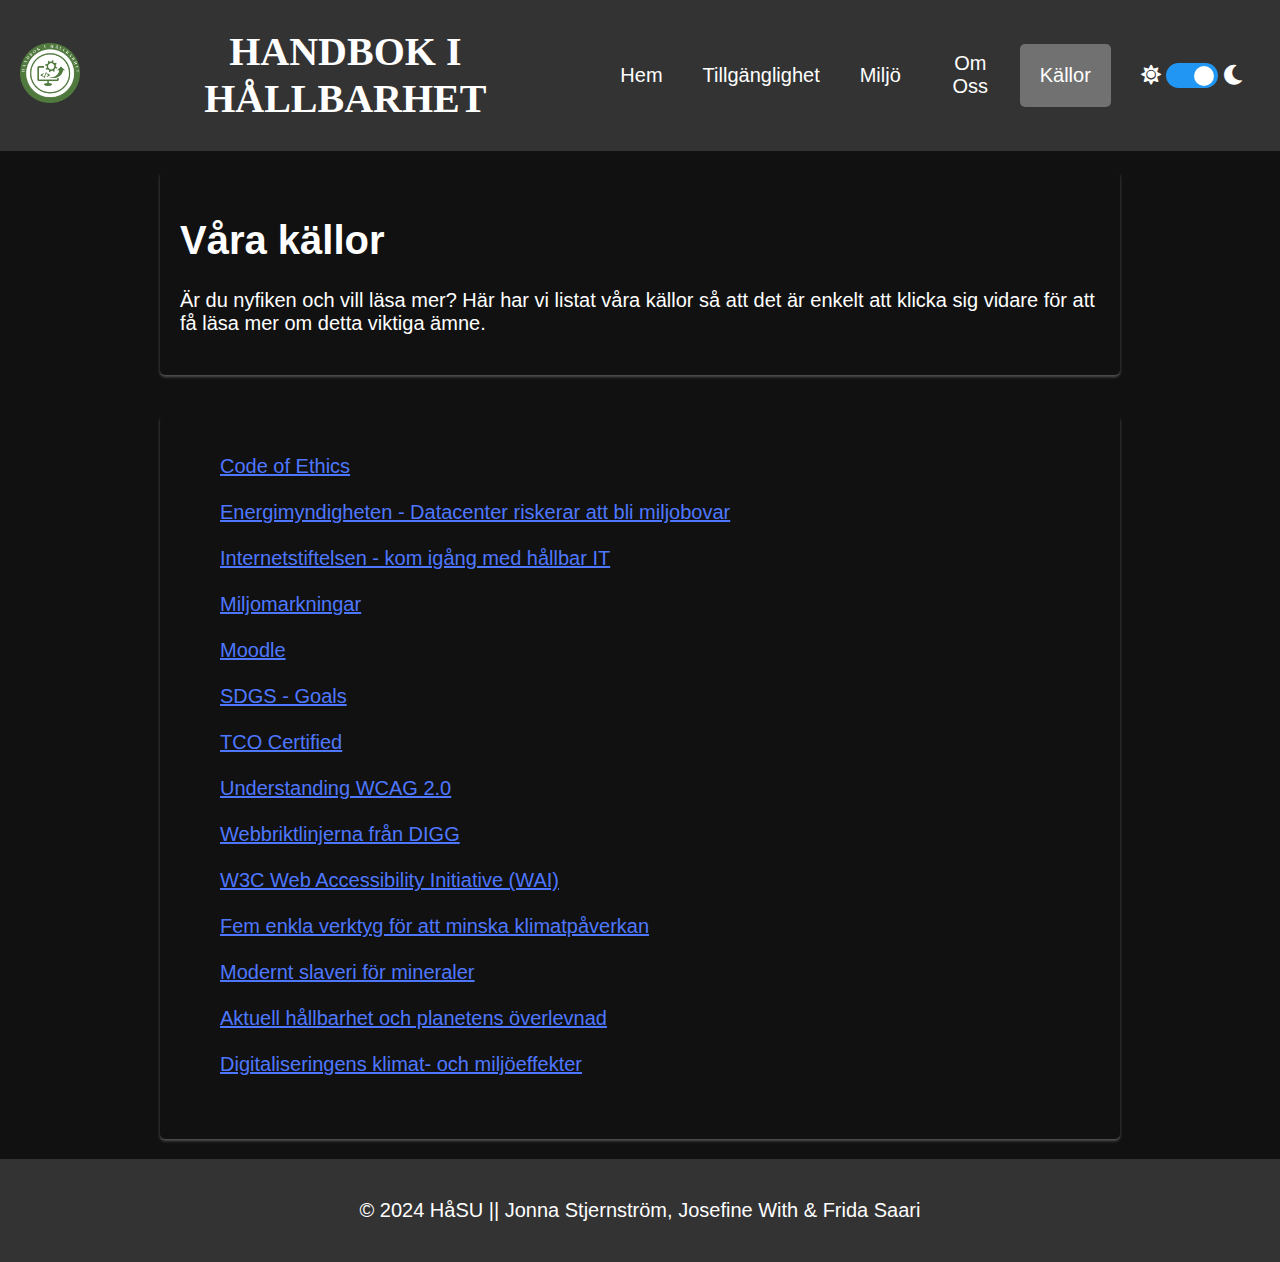
<file: sources.html>
<!DOCTYPE html>
<html lang="sv">
<head>
    <meta charset="UTF-8">
    <meta name="viewport" content="width=device-width, initial-scale=1.0">
    <link type="text/css" rel="stylesheet" href="stylesheet.css">
    <link rel="stylesheet" href="https://cdnjs.cloudflare.com/ajax/libs/font-awesome/5.15.2/css/all.min.css" />
    <title>Document</title>
</head>
<body>
    <header>     
        <div class="flex-container-header">
            <div id="logo-style">
                <a href="index.html"><img src="Images/logo-handbook.png" alt="Logotyp för hemsidan" width="100%"></a>
                </div>
            <h1>HANDBOK I HÅLLBARHET</h1>
            <nav>
                <ul>
                    <li><a href="index.html">Hem</a></li>
                    <li><a href="pageTwo.html">Tillgänglighet</a></li>
                    <li><a href="pageThree.html">Miljö</a></li>
                    <li><a href="about.html">Om Oss</a></li>
                    <li><a href="sources.html" class="active">Källor</a></li>
                </ul>
            </nav>
            <div class="switch-container">
                <i class="fas fa-sun"></i>
                    <label class="switch">
                        <input type="checkbox" id="mode-toggle">
                        <span class="slider round"></span>
                    </label>
                <i class="fas fa-moon"></i>
            </div>
        </div>
    </header>

<div class="flex-container">
    <div class="stretch-container">
        <h1>Våra källor</h1>
        <p>Är du nyfiken och vill läsa mer? Här har vi listat våra källor så att det är enkelt att klicka sig vidare för att få läsa mer om detta viktiga ämne.</p>
    </div>

    <div class="stretch-container">
        <ul class="source-list">    
        <li><a href="https://www.acm.org/code-of-ethics">Code of Ethics </a> </li><br>
        <li><a href="https://www.energimyndigheten.se/arkiv-for-resultat/Resultat/datacenter-riskerar-att-bli-miljobovar-/">Energimyndigheten - Datacenter riskerar att bli miljobovar</a></li><br>
        <li><a href="https://internetstiftelsen.se/guide/kom-igang-med-hallbar-it/om-hallbar-it/">Internetstiftelsen - kom igång med hållbar IT</a></li><br>
        <li><a href="https://miljomarkningar.se/tco/">Miljomarkningar</a></li><br>
        <li><a href="https://elearn20.miun.se/moodle/pluginfile.php/1538945/mod_book/chapter/30908/huang_orginal.pdf">Moodle</a></li><br>
        <li><a href="https://sdgs.un.org/goals">SDGS - Goals</a></li><br>
        <li><a href="https://tcocertified.com/sv/sustainable-it/">TCO Certified</a></li><br>
        <li><a href="https://www.w3.org/TR/UNDERSTANDING-WCAG20/intro.html" target="_blank">Understanding WCAG 2.0</a></li><br>
        <li><a href="https://www.digg.se/webbriktlinjer/alla-webbriktlinjer" target="_blank">Webbriktlinjerna från DIGG</a></li><br>
        <li><a href="https://www.w3.org/WAI" target="_blank">W3C Web Accessibility Initiative (WAI)</a></li><br>
        <li><a href="https://wonderfour.se/fem-enkla-verktyg-for-att-minska-ditt-digitala-klimatavtryck/ " target="_blank">Fem enkla verktyg för att minska klimatpåverkan</a></li><br>
        <li><a href="https://www.npr.org/sections/goatsandsoda/2023/02/01/1152893248/red-cobalt-congo-drc-mining-siddharth-kara " target="_blank">Modernt slaveri för mineraler</a></li><br>
        <li><a href="https://www.aktuellhallbarhet.se/alla-nyheter/debatt/den-rika-varlden-maste-reducera-sitt-fotavtryck/ " target="_blank">Aktuell hållbarhet och planetens överlevnad</a></li><br>
        <li><a href="https://www.digg.se/download/18.58200e22188115d180514beb/1684997649318/Perspektiv%20p%C3%A5%20digitalisering%20-%20Digitaliseringens%20klimat-%20och%20milj%C3%B6effekter.pdf" target="_blank">Digitaliseringens klimat- och miljöeffekter</a></li><br>
    </ul> 
    </div>
</div>
<footer>
    <p>&copy; 2024 HåSU || Jonna Stjernström, Josefine With & Frida Saari</p>
</footer>

  <script src="aboutSite.js"></script>

</body>
</html>
</file>
<file: stylesheet.css>
/* Grundläggande sidostyling */
* { box-sizing: border-box}
body {
  font-family: Arial, sans-serif;
  margin: 0;
  padding: 0;
  background-color: #111111;
  color:#fff;
  font-size: 20px;
}
header, footer {
  background-color: #333;
  color: #fff;
  text-align: center;
  padding: 1em;
}
/* Navigeringsmeny */
nav ul {
  list-style-type: none;
  margin: 0;
  padding: 0;
  display: flex; 
  align-items: center; 
  justify-content: flex-start;
}
nav ul li a {
  text-decoration: none;
  color: white;
  padding: 1em 1em;
  display: inline-block;
}
nav ul li a:hover { 
  background-color: #555;
  border-radius: 5px;
}
nav {
  margin: 1%;
  margin-left: auto;
}
.active, .dot:hover {
  background-color: #717171;
  border-radius: 5px;
}
#toggle-content {
  padding: 7px 10px;
  background: linear-gradient(to right, #45b2d6, #2f80ed);
  border: none; 
  border-radius: 5px; 
  color: white; 
  text-transform: uppercase; 
  font-weight: bold;
  text-align: center;
  cursor: pointer; 
  transition: transform 0.2s, box-shadow 0.2s; 
  box-shadow: 0 2px 4px rgba(121, 121, 121, 0.884);
}
#toggle-content:hover {
  transform: scale(1.05); 
  box-shadow: 0 4px 8px rgb(0, 0, 0);
}
#toggle-content:active {
  transform: scale(0.95);
}
.switch-container {
  display: flex;
  align-items: center;
  margin: 1%;
}
.fas {
  font-size: 20px;
  color:#fff;
  margin: 5px;
}
#logo-style {
  width: 5%;
  margin-right: 10px;
}
.stretch-container {
  margin: 20px;
  padding: 1em;
  background-color: #111111;
  border-radius: 5px;
  box-shadow: 0 2px 3px rgba(134, 134, 134, 0.575);
  width: 75%;
}
.flex-container {
  display: flex;
  flex-wrap: wrap;
  justify-content: center;
  flex-direction: row;
}
.flex-container-header {
  display: flex;
  align-items: center;
  justify-content: space-between;
}
.flex-container-header h1 {
  margin: 0;
  padding: 0;
  font-family: 'Times new roman';
}
.flex-container-inside {
  display: flex;
  flex-wrap: wrap;
  justify-content: center;
  flex-direction: row;
}
section, article {
  margin: 1em;
  padding: 1em;
  background-color: #111111;
  border-radius: 5px;
  box-shadow: 0 2px 3px rgba(134, 134, 134, 0.575);
}
article {
  width: 23%;
  word-wrap: break-word;
}
section {
  width: 50%;
  word-wrap: break-word;
}
section a, article a, .stretch-container a {
  color: #4e77ff;
}
section a:hover, article a:hover, .stretch-container a:hover {
  color: #9fb5ff;
}
.light-mode {
  background-color: #f0f0f0;
  color: #000; 
}
.light-mode section, .light-mode article, .light-mode .stretch-container {
  background-color: #fff;
  color: #000;
}
.light-mode #law-div {
  border: 1px solid #000;
  background-color: #d8f6ff; 
  color: #000; 
  box-shadow: 0 2px 3px rgba(134, 134, 134, 0.575);
}
.light-mode .image-container, .light-mode .goal-img {
  box-shadow: 0 2px 3px rgba(134, 134, 134, 0.575);
}
.light-mode section a:hover,.light-mode article a:hover,.light-mode .stretch-container a:hover {
  color: #2746b6;
}
#agenda-title {
  text-align: center;
  margin-top: 50px;
}
.image-container {
  max-width: 100%;
  height: auto;
  box-shadow: 0 2px 3px rgba(255, 255, 255, 0.575);
}
.image-container-background {
  background-color: #fff;
  padding: 10px;
  width: 25%;
  height: 25%;
}
.image-container-background-second {
  background-color: #fff;
  padding: 10px;
}
.text-next-to-images {
  width: 64%;
  margin-left: 30px;
}
.center-images {
  display: flex; 
  justify-content: center; 
  align-items: center; 
  max-width: 100%;
}
/* Carousel styleing */
.mySlides {display: none}
.slideshow-container {
  max-width: 1300px;
  position: relative;
  margin: auto;
}
.prev, .next {
  cursor: pointer;
  position: absolute;
  top: 50%;
  width: auto;
  padding: 16px;
  margin-top: -22px;
  color: white;
  font-weight: bold;
  font-size: 18px;
  transition: 0.6s ease;
  border-radius: 0 3px 3px 0;
  user-select: none;
}
.next {
  right: 0;
  border-radius: 3px 0 0 3px;
}
.prev:hover, .next:hover {
  background-color: rgba(0,0,0,0.8);
}
.text {
  color: #f2f2f2;
  background-color: #71717188;
  font-size: 18px;
  font-weight: bold;
  padding: 8px 12px;
  position: absolute;
  bottom: 8px;
  width: 500px;
  text-align: center;
  border-radius: 20px;
}
.text-slide-two {
  margin-left: 5%;
  margin-bottom: 5%;
}
.text-slide-one {
  margin-left: 10%;
  margin-bottom: 18%;
}
.numbertext {
  color: #f2f2f2;
  font-size: 12px;
  padding: 8px 12px;
  position: absolute;
  top: 0;
}
.dot {
  cursor: pointer;
  height: 15px;
  width: 15px;
  margin: 0 2px;
  background-color: #bbb;
  border-radius: 50%;
  display: inline-block;
  transition: background-color 0.6s ease;
}
.fade {
  animation-name: fade;
  animation-duration: 1.5s;
}
.copyright-text{
  color:lightgray;
  font-size: 15px;

}
/*Styling för about*/
#about-text-small{
  width: 100%;
  text-align: center;
}
.team-member {
  text-align: center;
  margin-bottom: 30px;
  padding: 10px;
  display: inline-block;
  width: 31%; 
  margin: 0 1%; 
  border-style: solid;
  border-width: 20px;
  border-color: darkgray;
  box-sizing: border-box;
}
.team-member img {
  width: 150px;
  height: 150px;
  object-fit: cover;
  margin-top: 20px;
  
}
.source-list li{
  list-style: none;
}
.source-list a {
  word-wrap: break-word;
}

/* The switch - the box around the slider */
.switch {
  position: relative;
  display: inline-block;
  width: 52px;
  height: 25px;
}
/* Hide default checkbox */
.switch input {
  opacity: 0;
  width: 0;
  height: 0;
}
/* The slider */
.slider {
  position: absolute;
  cursor: pointer;
  top: 0;
  left: 0;
  right: 0;
  bottom: 0;
  background-color: #ccc;
  -webkit-transition: .4s;
  transition: .4s;
}
.slider:before {
  position: absolute;
  content: "";
  height: 20px;
  width: 20px;
  left: 2px;
  bottom: 2px;
  background-color: white;
  -webkit-transition: .4s;
  transition: .4s;
}
input:checked + .slider {
  background-color: #2196F3;
}
input:focus + .slider {
  box-shadow: 0 0 1px #2196F3;
}
input:checked + .slider:before {
  -webkit-transform: translateX(26px);
  -ms-transform: translateX(26px);
  transform: translateX(26px);
}
/* Rounded sliders */
.slider.round {
  border-radius: 34px;
}
.slider.round:before {
  border-radius: 50%;
}
.flex-sdg-container {
  display: flex;
  flex-wrap: wrap;
  justify-content: center;
  flex-direction: row;
}
#img-goal{
  justify-content: space-between;
  margin-right: 100px;
  margin-left: 100px;
}
.sustainable-h1{
  text-align: center;
}
.left-behind{
  display: flex;
  justify-content: space-between;
}
.left-behind {
  text-align: center;
}
#law-div{
  border: 1px solid white;
  width: 90%;
  padding:5px;
  background-color: #535353;
  margin: auto;
}
.law-title {
  text-align: center;
}
#law-div p {
  font-size: 20px;
}
.hidden-content {
  display: none;
}



@keyframes fade {
  from {opacity: .4} 
  to {opacity: 1}
}

/* Responsivitet */

@media all and (max-width: 1024px) {
  nav ul {
    justify-content: space-between;
  }
  nav ul li {
    text-align: center; 
  }
  .flex-container {
    flex-direction: column;
  }
  .flex-container-header {
    flex-direction: column;
  }
  header {
    display: flex;
    justify-content: center;
  }
  .team-member {
    width: 100%;
    margin-bottom: 10px;
  }
  nav ul li a {
    flex-grow: 1; 
    text-align: center; 
  }
  section, article {
      width: 96%;
  }
  .stretch-container {
    width: 96%;
  }
  .text {
    width: 300px;
  }
  .text-slide-two {
    margin-left: 2%;  
    margin-bottom: 7%; 
  }
  .text-slide-one {
    margin-left: 7%;  
    margin-bottom: 10%; 
  }
  #img-goal{
    margin-right: 50px;
    margin-left: 50px;
  }
  #law-div {
    width: 100%;
  }
  #logo-style {
    width: 30%;
  }

}

@media all and (max-width: 500px) {
  .flex-container-header h1 {
    font-size: 30px;
  }
  nav ul li {
    font-size: 12px;
  }
  nav {
    margin-left: 0;
  }
  section, article {
    width: 92%;
  }
  .stretch-container {
    width: 92%;
  }
  .flex-container-inside {
    flex-direction: column;
  }
  .text {
    background-color: #717171b4;
    width: 250px;
    font-size: 12px;
  }
  .text-slide-two {
    margin-left: 10%;  
    margin-bottom: 11%; 
  }
  .text-slide-one {
    margin-left: 10%;  
    margin-bottom: 11%; 
  }
  .sustainable-h1{
    text-align: center;
    font-size: 20px;
  }
  #img-goal{
    margin-right: 0px;
    margin-left: 0px;
  }
  .image-container {
    max-width: 100%; 
    height: auto; 
  }
  .image-container-background {
    width: 100%;
  }
  .text-next-to-images {
    width: 100%;
    margin-left: 0;
  }
  
}
</file>
